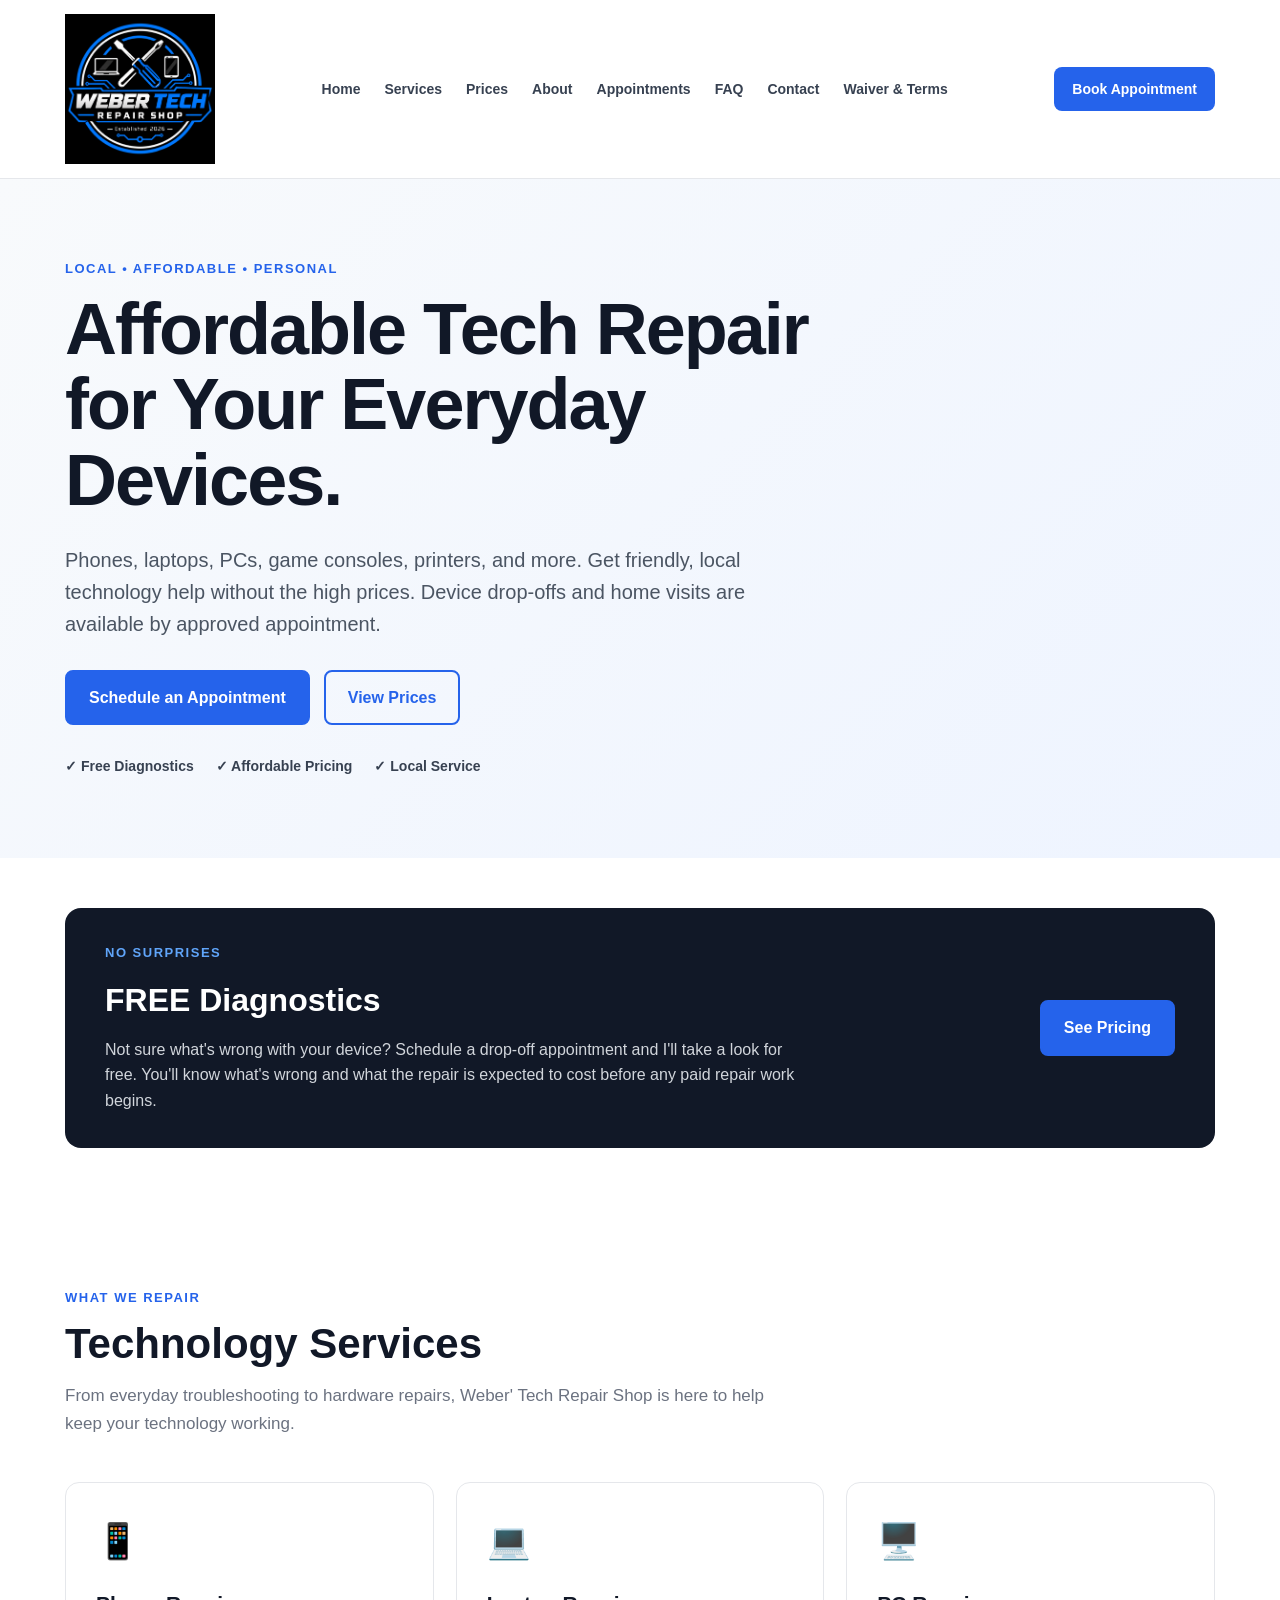
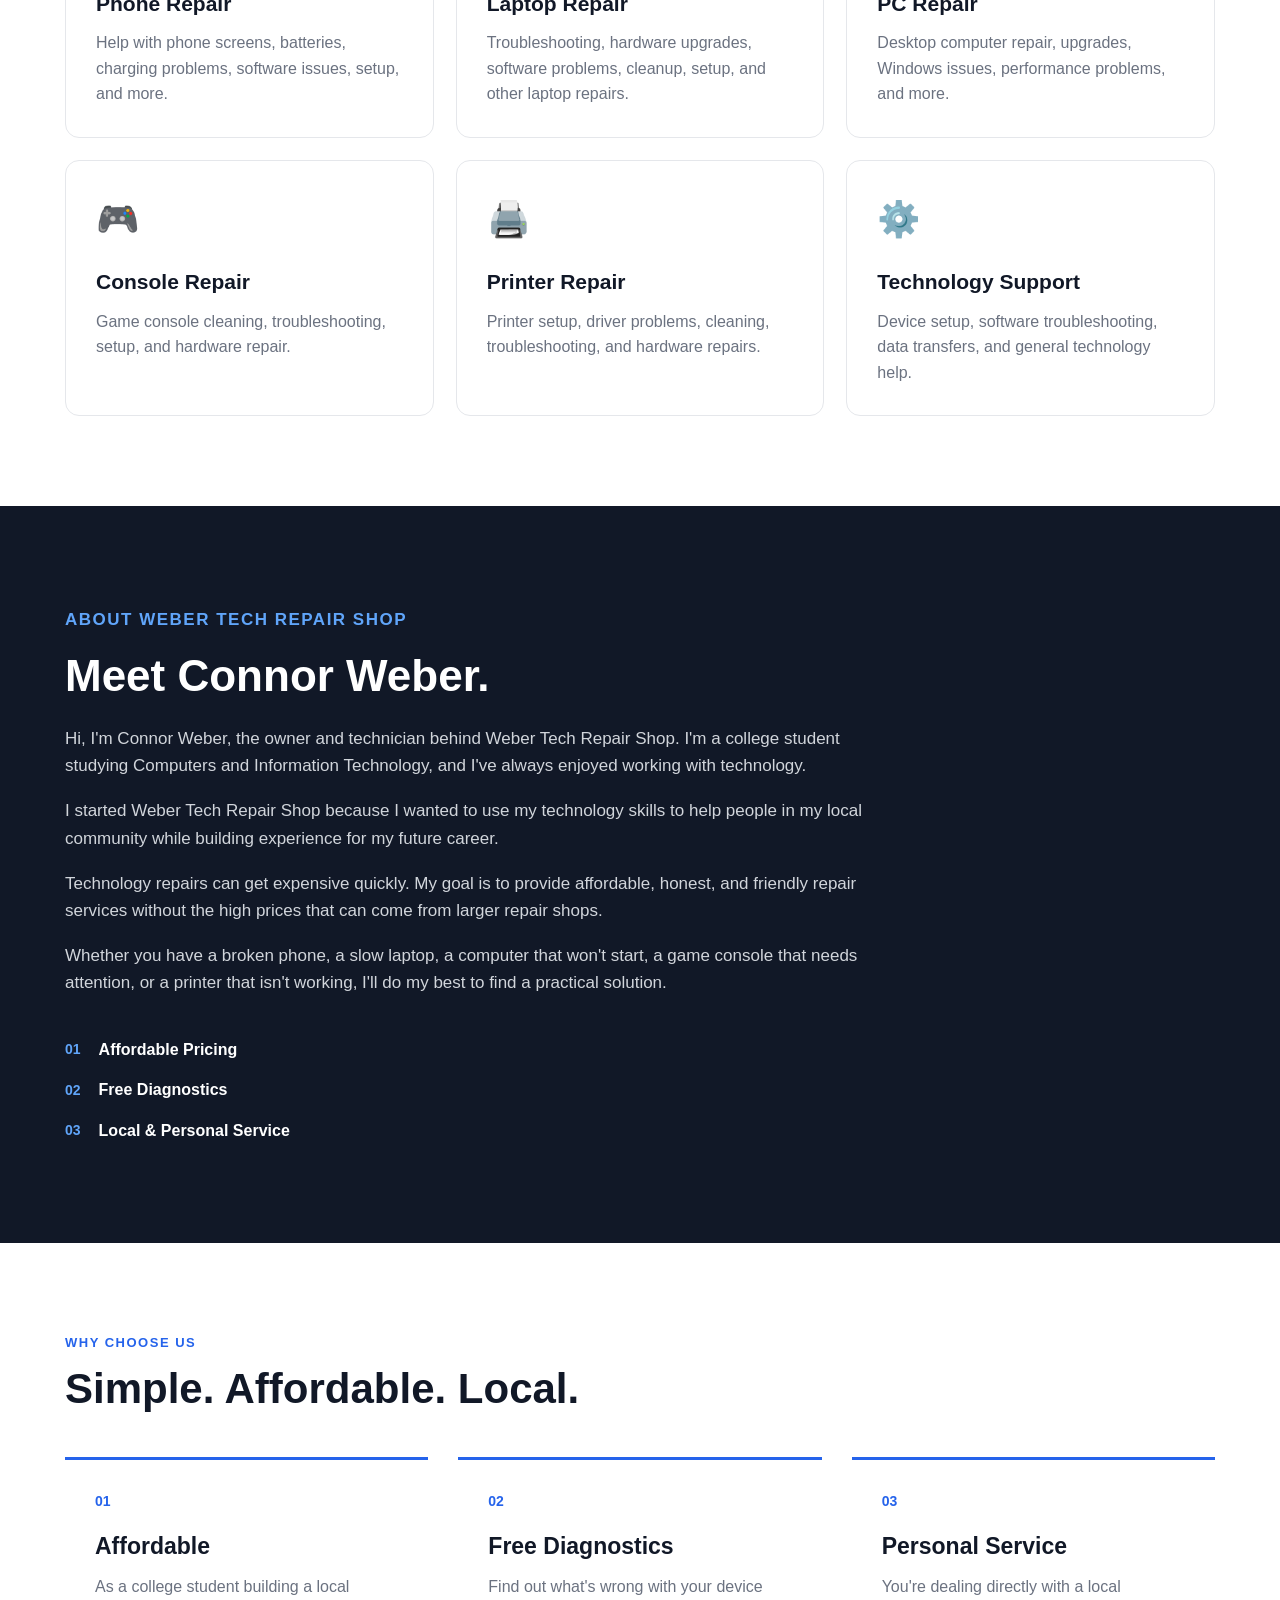
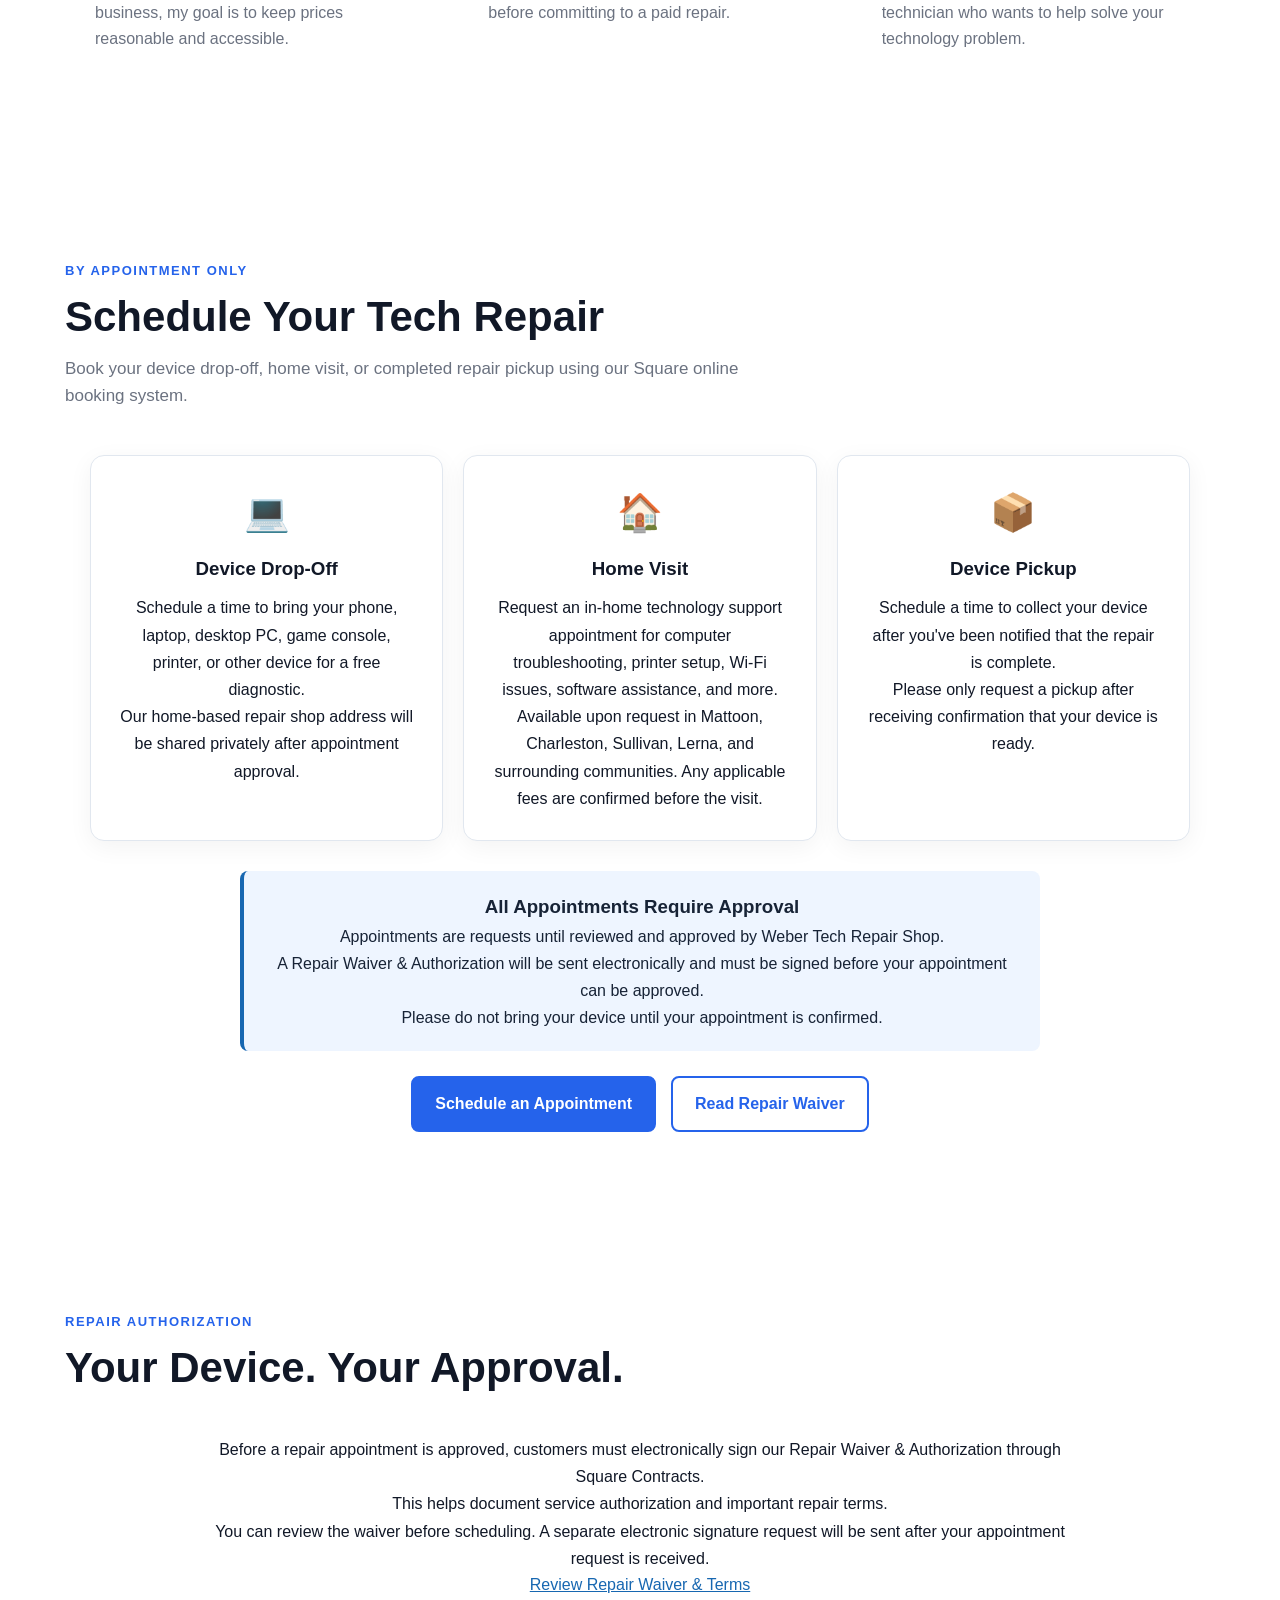
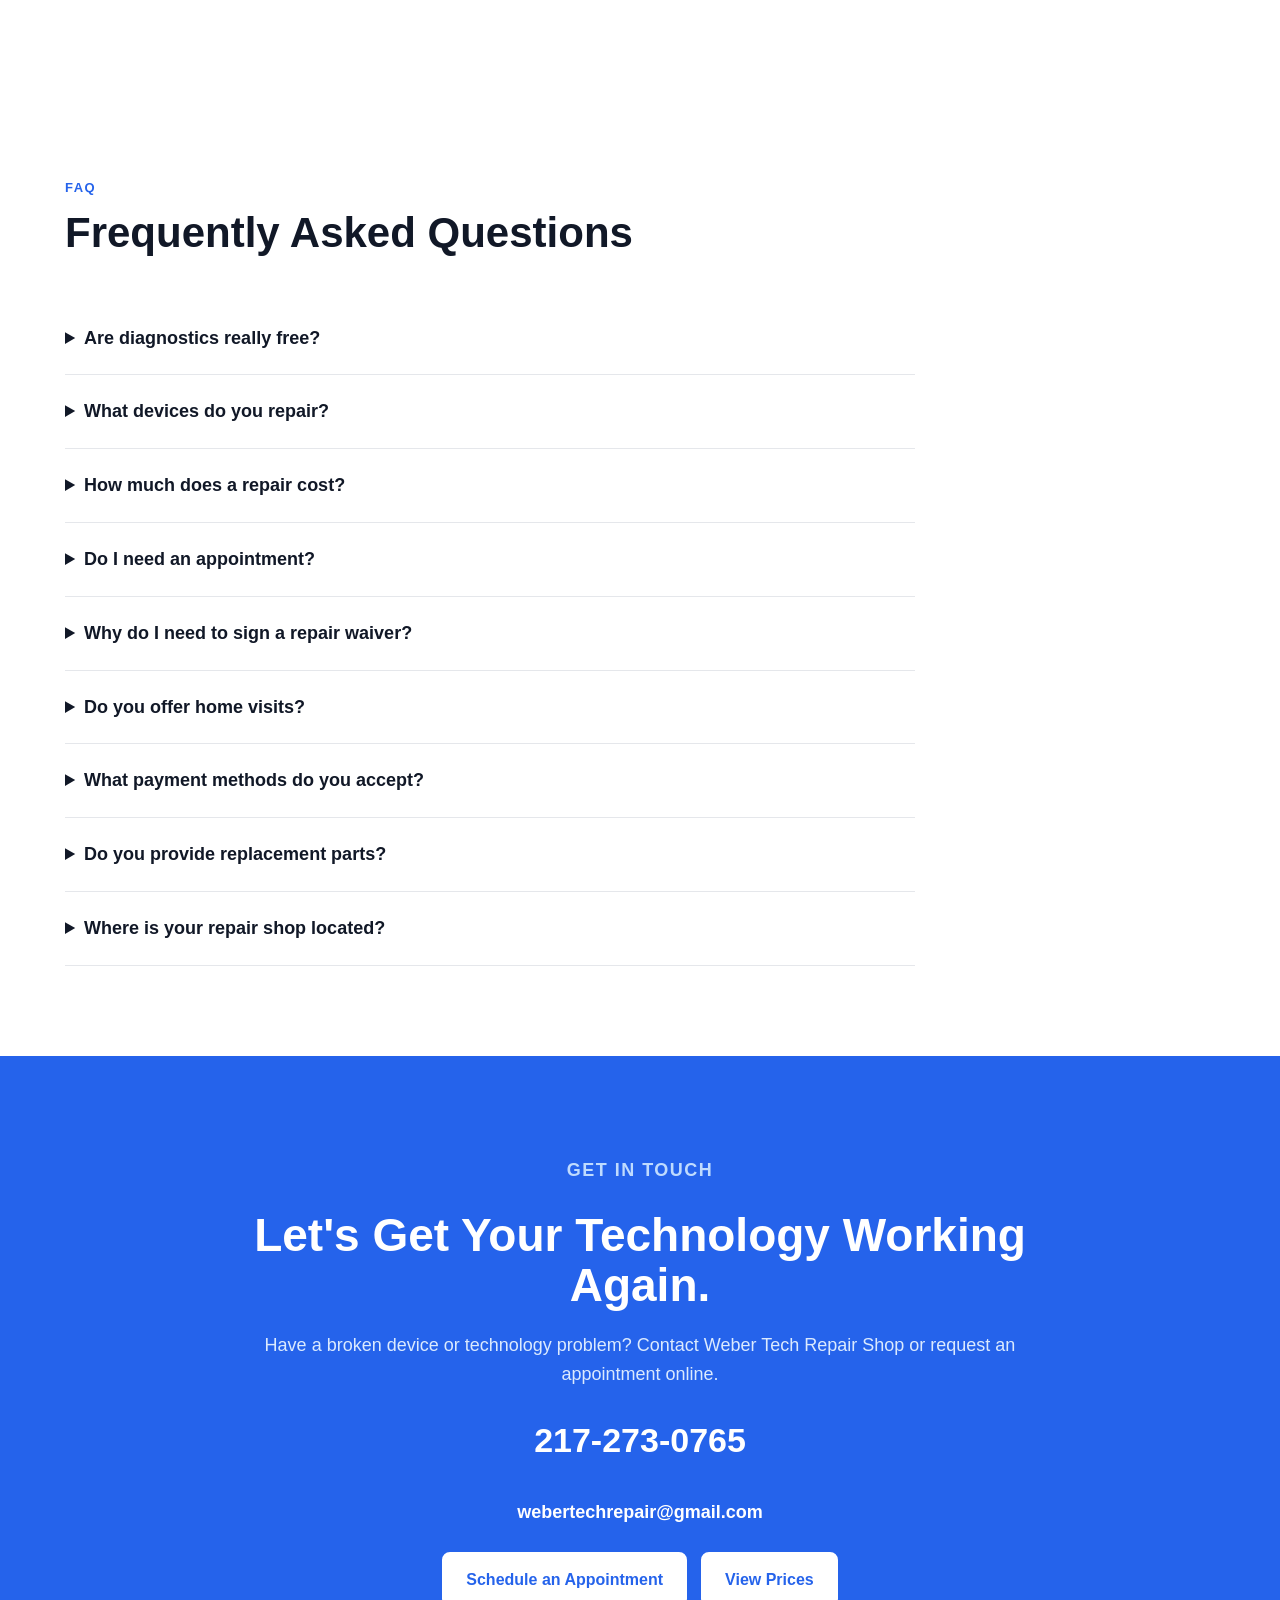
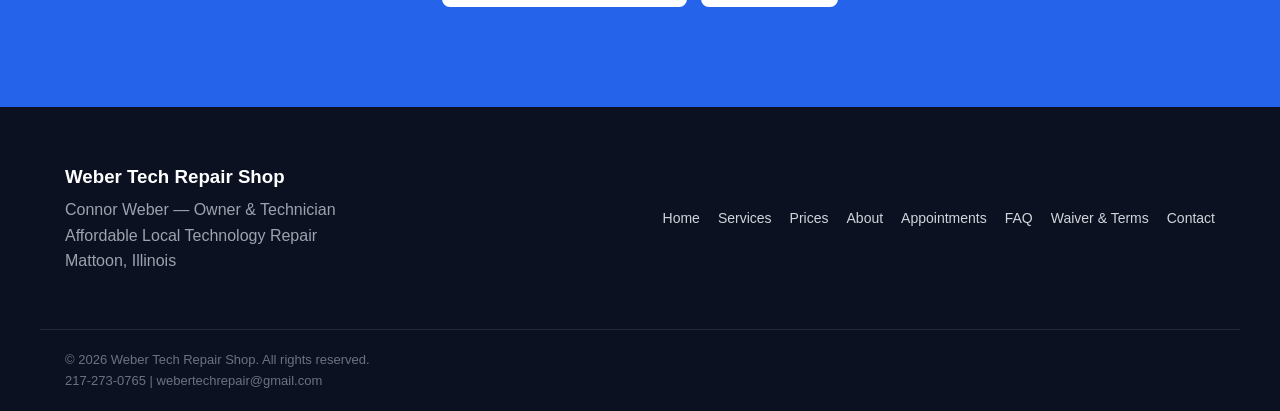
<file: index.html>
<!DOCTYPE html>
<html lang="en">
<head>
  <meta charset="UTF-8">
  <meta name="viewport" content="width=device-width, initial-scale=1.0">

  <meta name="description"
        content="Weber Tech Repair Shop offers affordable phone, laptop, PC, console, and printer repairs in Mattoon, Illinois. Free diagnostics and convenient appointments.">

  <title>Weber Tech Repair Shop | Mattoon, IL</title>

  <link rel="stylesheet" href="style.css">

  <style>
    html {
      scroll-behavior: smooth;
    }

    .booking-notice {
      background: #eef5ff;
      border-left: 4px solid #1767b1;
      padding: 20px;
      margin: 24px auto;
      border-radius: 8px;
      color: #172336;
      line-height: 1.7;
      max-width: 800px;
    }

    .booking-notice h3 {
      margin-top: 0;
    }

    .booking-actions {
      display: flex;
      justify-content: center;
      flex-wrap: wrap;
      gap: 15px;
      margin-top: 25px;
    }

    .appointment-options {
      display: grid;
      grid-template-columns: repeat(3, minmax(0, 1fr));
      gap: 20px;
      margin: 30px auto;
      max-width: 1100px;
    }

    .appointment-option {
      background: #fff;
      border: 1px solid #e1e7ef;
      border-radius: 14px;
      padding: 28px;
      box-shadow: 0 6px 24px rgba(0, 0, 0, 0.05);
      text-align: center;
    }

    .appointment-option .service-icon {
      font-size: 2.3rem;
      margin-bottom: 12px;
    }

    .appointment-option h3 {
      margin-bottom: 10px;
    }

    .appointment-option p {
      line-height: 1.7;
    }

    .appointment-details {
      max-width: 800px;
      margin: 0 auto;
      text-align: center;
    }

    .appointment-details p {
      line-height: 1.7;
    }

    .waiver-information {
      max-width: 850px;
      margin: 25px auto 0;
      text-align: center;
    }

    .waiver-information p {
      line-height: 1.7;
    }

    .waiver-information a {
      color: #1767b1;
      text-decoration: underline;
    }

    @media (max-width: 850px) {
      .appointment-options {
        grid-template-columns: 1fr;
      }
    }
  </style>
</head>

<body>

<!-- HEADER -->

<header>
  <nav class="navbar">

    <a href="index.html" class="logo">
      <img
        src="logo.png"
        alt="Weber Tech Repair Shop Logo">
    </a>

    <div class="nav-links">
      <a href="index.html">Home</a>
      <a href="#services">Services</a>
      <a href="prices.html">Prices</a>
      <a href="#about">About</a>
      <a href="#appointments">Appointments</a>
      <a href="#faq">FAQ</a>
      <a href="#contact">Contact</a>
      <a href="waiver.html">Waiver &amp; Terms</a>
    </div>

    <a
      href="https://app.squareup.com/appointments/book/hkiio83uwigmk5/L3M8JD759WEPA/start"
      class="nav-button"
      target="_blank"
      rel="noopener noreferrer">
      Book Appointment
    </a>

  </nav>
</header>

<main>

<!-- HERO -->

<section id="home" class="hero">

  <div class="hero-content">

    <div class="hero-text">

      <p class="eyebrow">
        LOCAL • AFFORDABLE • PERSONAL
      </p>

      <h1>
        Affordable Tech Repair for Your
        Everyday Devices.
      </h1>

      <p class="hero-description">
        Phones, laptops, PCs, game consoles,
        printers, and more. Get friendly,
        local technology help without
        the high prices.

        Device drop-offs and home visits
        are available by approved appointment.
      </p>

      <div class="hero-buttons">

        <a
          href="https://app.squareup.com/appointments/book/hkiio83uwigmk5/L3M8JD759WEPA/start"
          class="button"
          target="_blank"
          rel="noopener noreferrer">
          Schedule an Appointment
        </a>

        <a
          href="prices.html"
          class="button button-outline">
          View Prices
        </a>

      </div>

      <div class="hero-trust">
        <span>✓ Free Diagnostics</span>
        <span>✓ Affordable Pricing</span>
        <span>✓ Local Service</span>
      </div>

    </div>

  </div>

</section>


<!-- FREE DIAGNOSTICS -->

<section class="free-diagnostic">

  <div>

    <p class="eyebrow">
      NO SURPRISES
    </p>

    <h2>FREE Diagnostics</h2>

    <p>
      Not sure what's wrong with your device?
      Schedule a drop-off appointment and
      I'll take a look for free.

      You'll know what's wrong and what the
      repair is expected to cost before
      any paid repair work begins.
    </p>

  </div>

  <a href="prices.html" class="button">
    See Pricing
  </a>

</section>


<!-- SERVICES -->

<section id="services" class="section">

  <div class="section-heading">

    <p class="eyebrow">
      WHAT WE REPAIR
    </p>

    <h2>Technology Services</h2>

    <p>
      From everyday troubleshooting to hardware
      repairs, Weber' Tech Repair Shop is here
      to help keep your technology working.
    </p>

  </div>

  <div class="services-grid">

    <div class="service-card">
      <div class="service-icon">📱</div>
      <h3>Phone Repair</h3>
      <p>
        Help with phone screens, batteries,
        charging problems, software issues,
        setup, and more.
      </p>
    </div>

    <div class="service-card">
      <div class="service-icon">💻</div>
      <h3>Laptop Repair</h3>
      <p>
        Troubleshooting, hardware upgrades,
        software problems, cleanup, setup,
        and other laptop repairs.
      </p>
    </div>

    <div class="service-card">
      <div class="service-icon">🖥️</div>
      <h3>PC Repair</h3>
      <p>
        Desktop computer repair, upgrades,
        Windows issues, performance problems,
        and more.
      </p>
    </div>

    <div class="service-card">
      <div class="service-icon">🎮</div>
      <h3>Console Repair</h3>
      <p>
        Game console cleaning, troubleshooting,
        setup, and hardware repair.
      </p>
    </div>

    <div class="service-card">
      <div class="service-icon">🖨️</div>
      <h3>Printer Repair</h3>
      <p>
        Printer setup, driver problems,
        cleaning, troubleshooting,
        and hardware repairs.
      </p>
    </div>

    <div class="service-card">
      <div class="service-icon">⚙️</div>
      <h3>Technology Support</h3>
      <p>
        Device setup, software troubleshooting,
        data transfers, and general technology help.
      </p>
    </div>

  </div>

</section>


<!-- ABOUT -->

<section id="about" class="about-section">

  <div class="about-container">

    <div class="about-content">

      <p class="eyebrow">
        ABOUT WEBER TECH REPAIR SHOP
      </p>

      <h2>Meet Connor Weber.</h2>

      <p>
        Hi, I'm Connor Weber, the owner and
        technician behind Weber Tech Repair Shop.

        I'm a college student studying Computers
        and Information Technology, and I've
        always enjoyed working with technology.
      </p>

      <p>
        I started Weber Tech Repair Shop because
        I wanted to use my technology skills to
        help people in my local community while
        building experience for my future career.
      </p>

      <p>
        Technology repairs can get expensive quickly.
        My goal is to provide affordable, honest,
        and friendly repair services without the
        high prices that can come from larger
        repair shops.
      </p>

      <p>
        Whether you have a broken phone,
        a slow laptop, a computer that won't
        start, a game console that needs attention,
        or a printer that isn't working,
        I'll do my best to find a practical solution.
      </p>

      <div class="about-points">

        <div>
          <strong>01</strong>
          <span>Affordable Pricing</span>
        </div>

        <div>
          <strong>02</strong>
          <span>Free Diagnostics</span>
        </div>

        <div>
          <strong>03</strong>
          <span>Local &amp; Personal Service</span>
        </div>

      </div>

    </div>

  </div>

</section>


<!-- WHY CHOOSE US -->

<section class="section">

  <div class="section-heading">

    <p class="eyebrow">
      WHY CHOOSE US
    </p>

    <h2>Simple. Affordable. Local.</h2>

  </div>

  <div class="features-grid">

    <div class="feature">

      <div class="feature-number">01</div>

      <h3>Affordable</h3>

      <p>
        As a college student building a local
        business, my goal is to keep prices
        reasonable and accessible.
      </p>

    </div>

    <div class="feature">

      <div class="feature-number">02</div>

      <h3>Free Diagnostics</h3>

      <p>
        Find out what's wrong with your device
        before committing to a paid repair.
      </p>

    </div>

    <div class="feature">

      <div class="feature-number">03</div>

      <h3>Personal Service</h3>

      <p>
        You're dealing directly with a local
        technician who wants to help solve
        your technology problem.
      </p>

    </div>

  </div>

</section>


<!-- APPOINTMENTS -->

<section id="appointments" class="section">

  <div class="section-heading">

    <p class="eyebrow">
      BY APPOINTMENT ONLY
    </p>

    <h2>Schedule Your Tech Repair</h2>

    <p>
      Book your device drop-off, home visit,
      or completed repair pickup using
      our Square online booking system.
    </p>

  </div>

  <div class="appointment-options">

    <div class="appointment-option">

      <div class="service-icon">💻</div>

      <h3>Device Drop-Off</h3>

      <p>
        Schedule a time to bring your phone,
        laptop, desktop PC, game console,
        printer, or other device for a
        free diagnostic.
      </p>

      <p>
        Our home-based repair shop address
        will be shared privately after
        appointment approval.
      </p>

    </div>

    <div class="appointment-option">

      <div class="service-icon">🏠</div>

      <h3>Home Visit</h3>

      <p>
        Request an in-home technology support
        appointment for computer troubleshooting,
        printer setup, Wi-Fi issues,
        software assistance, and more.
      </p>

      <p>
        Available upon request in Mattoon,
        Charleston, Sullivan, Lerna,
        and surrounding communities.
        Any applicable fees are confirmed
        before the visit.
      </p>

    </div>

    <div class="appointment-option">

      <div class="service-icon">📦</div>

      <h3>Device Pickup</h3>

      <p>
        Schedule a time to collect your device
        after you've been notified that
        the repair is complete.
      </p>

      <p>
        Please only request a pickup after
        receiving confirmation that your
        device is ready.
      </p>

    </div>

  </div>

  <div class="appointment-details">

    <div class="booking-notice">

      <h3>All Appointments Require Approval</h3>

      <p>
        Appointments are requests until reviewed
        and approved by Weber Tech Repair Shop.
      </p>

      <p>
        A Repair Waiver &amp; Authorization
        will be sent electronically and
        must be signed before your appointment
        can be approved.
      </p>

      <p>
        Please do not bring your device
        until your appointment is confirmed.
      </p>

    </div>

    <div class="booking-actions">

      <a
        href="https://app.squareup.com/appointments/book/hkiio83uwigmk5/L3M8JD759WEPA/start"
        class="button"
        target="_blank"
        rel="noopener noreferrer">
        Schedule an Appointment
      </a>

      <a
        href="waiver.html"
        class="button button-outline">
        Read Repair Waiver
      </a>

    </div>

  </div>

</section>


<!-- WAIVER INFORMATION -->

<section class="section">

  <div class="section-heading">

    <p class="eyebrow">
      REPAIR AUTHORIZATION
    </p>

    <h2>Your Device. Your Approval.</h2>

  </div>

  <div class="waiver-information">

    <p>
      Before a repair appointment is approved,
      customers must electronically sign our
      Repair Waiver &amp; Authorization through
      Square Contracts.
    </p>

    <p>
      This helps document service authorization
      and important repair terms.
    </p>

    <p>
      You can review the waiver before scheduling.
      A separate electronic signature request
      will be sent after your appointment request
      is received.
    </p>

    <a href="waiver.html">
      Review Repair Waiver &amp; Terms
    </a>

  </div>

</section>


<!-- FAQ -->

<section id="faq" class="section">

  <div class="section-heading">

    <p class="eyebrow">FAQ</p>

    <h2>Frequently Asked Questions</h2>

  </div>

  <div class="faq-container">

    <details>
      <summary>
        Are diagnostics really free?
      </summary>

      <p>
        Yes. Diagnostics are free. I'll inspect
        your device and explain what needs
        to be done before you decide whether
        to move forward with a paid repair.
      </p>
    </details>

    <details>
      <summary>
        What devices do you repair?
      </summary>

      <p>
        I work with phones, laptops,
        desktop PCs, game consoles,
        printers, tablets, and other
        everyday technology.
      </p>
    </details>

    <details>
      <summary>
        How much does a repair cost?
      </summary>

      <p>
        Prices depend on the device,
        problem, and parts required.
        Check the Prices page for
        starting prices.

        You'll receive an estimate
        before paid repair work begins.
      </p>
    </details>

    <details>
      <summary>
        Do I need an appointment?
      </summary>

      <p>
        Yes. Device drop-offs, pickups,
        and home visits are by approved
        appointment only.

        You can request an appointment
        through our Square booking page.
      </p>
    </details>

    <details>
      <summary>
        Why do I need to sign a repair waiver?
      </summary>

      <p>
        The waiver documents your authorization
        for repair services and explains
        important repair terms and risks.

        You'll receive a separate electronic
        waiver through Square Contracts
        before your appointment is approved.
      </p>
    </details>

    <details>
      <summary>
        Do you offer home visits?
      </summary>

      <p>
        Yes. Home visits are available
        upon request in Mattoon and
        surrounding communities.

        Availability and applicable
        fees will be confirmed before
        the appointment.
      </p>
    </details>

    <details>
      <summary>
        What payment methods do you accept?
      </summary>

      <p>
        Cash is accepted. Secure online
        invoice payments may also be
        available by arrangement.

        Payment details are provided
        before any paid repair work begins.
      </p>
    </details>

    <details>
      <summary>
        Do you provide replacement parts?
      </summary>

      <p>
        Parts can be ordered when needed.
        Parts are generally charged
        separately from repair labor.
      </p>
    </details>

    <details>
      <summary>
        Where is your repair shop located?
      </summary>

      <p>
        Weber Tech Repair Shop is a
        home-based business in Mattoon,
        Illinois.

        The exact drop-off address is
        provided privately after your
        appointment is approved.
      </p>
    </details>

  </div>

</section>


<!-- CONTACT -->

<section id="contact" class="contact-section">

  <div class="contact-content">

    <p class="eyebrow">
      GET IN TOUCH
    </p>

    <h2>
      Let's Get Your Technology Working Again.
    </h2>

    <p>
      Have a broken device or technology problem?
      Contact Weber Tech Repair Shop or
      request an appointment online.
    </p>

    <a
      href="tel:2172730765"
      class="contact-phone">
      217-273-0765
    </a>

    <p>
      <a
        href="mailto:webertechrepair@gmail.com"
        style="color:white;font-weight:700;">
        webertechrepair@gmail.com
      </a>
    </p>

    <div class="contact-buttons">

      <a
        href="https://app.squareup.com/appointments/book/hkiio83uwigmk5/L3M8JD759WEPA/start"
        class="button"
        target="_blank"
        rel="noopener noreferrer">
        Schedule an Appointment
      </a>

      <a
        href="prices.html"
        class="button button-outline">
        View Prices
      </a>

    </div>

  </div>

</section>

</main>


<!-- FOOTER -->

<footer>

  <div class="footer-content">

    <div>

      <h3>Weber Tech Repair Shop</h3>

      <p>
        Connor Weber — Owner &amp; Technician
      </p>

      <p>
        Affordable Local Technology Repair
      </p>

      <p>
        Mattoon, Illinois
      </p>

    </div>

    <div class="footer-links">

      <a href="index.html">Home</a>
      <a href="#services">Services</a>
      <a href="prices.html">Prices</a>
      <a href="#about">About</a>
      <a href="#appointments">Appointments</a>
      <a href="#faq">FAQ</a>
      <a href="waiver.html">Waiver &amp; Terms</a>
      <a href="#contact">Contact</a>

    </div>

  </div>

  <div class="copyright">

    <p>
      &copy; 2026 Weber Tech Repair Shop.
      All rights reserved.
    </p>

    <p>
      217-273-0765 |
      <a href="mailto:webertechrepair@gmail.com">
        webertechrepair@gmail.com
      </a>
    </p>

  </div>

</footer>

</body>
</html>
</file>
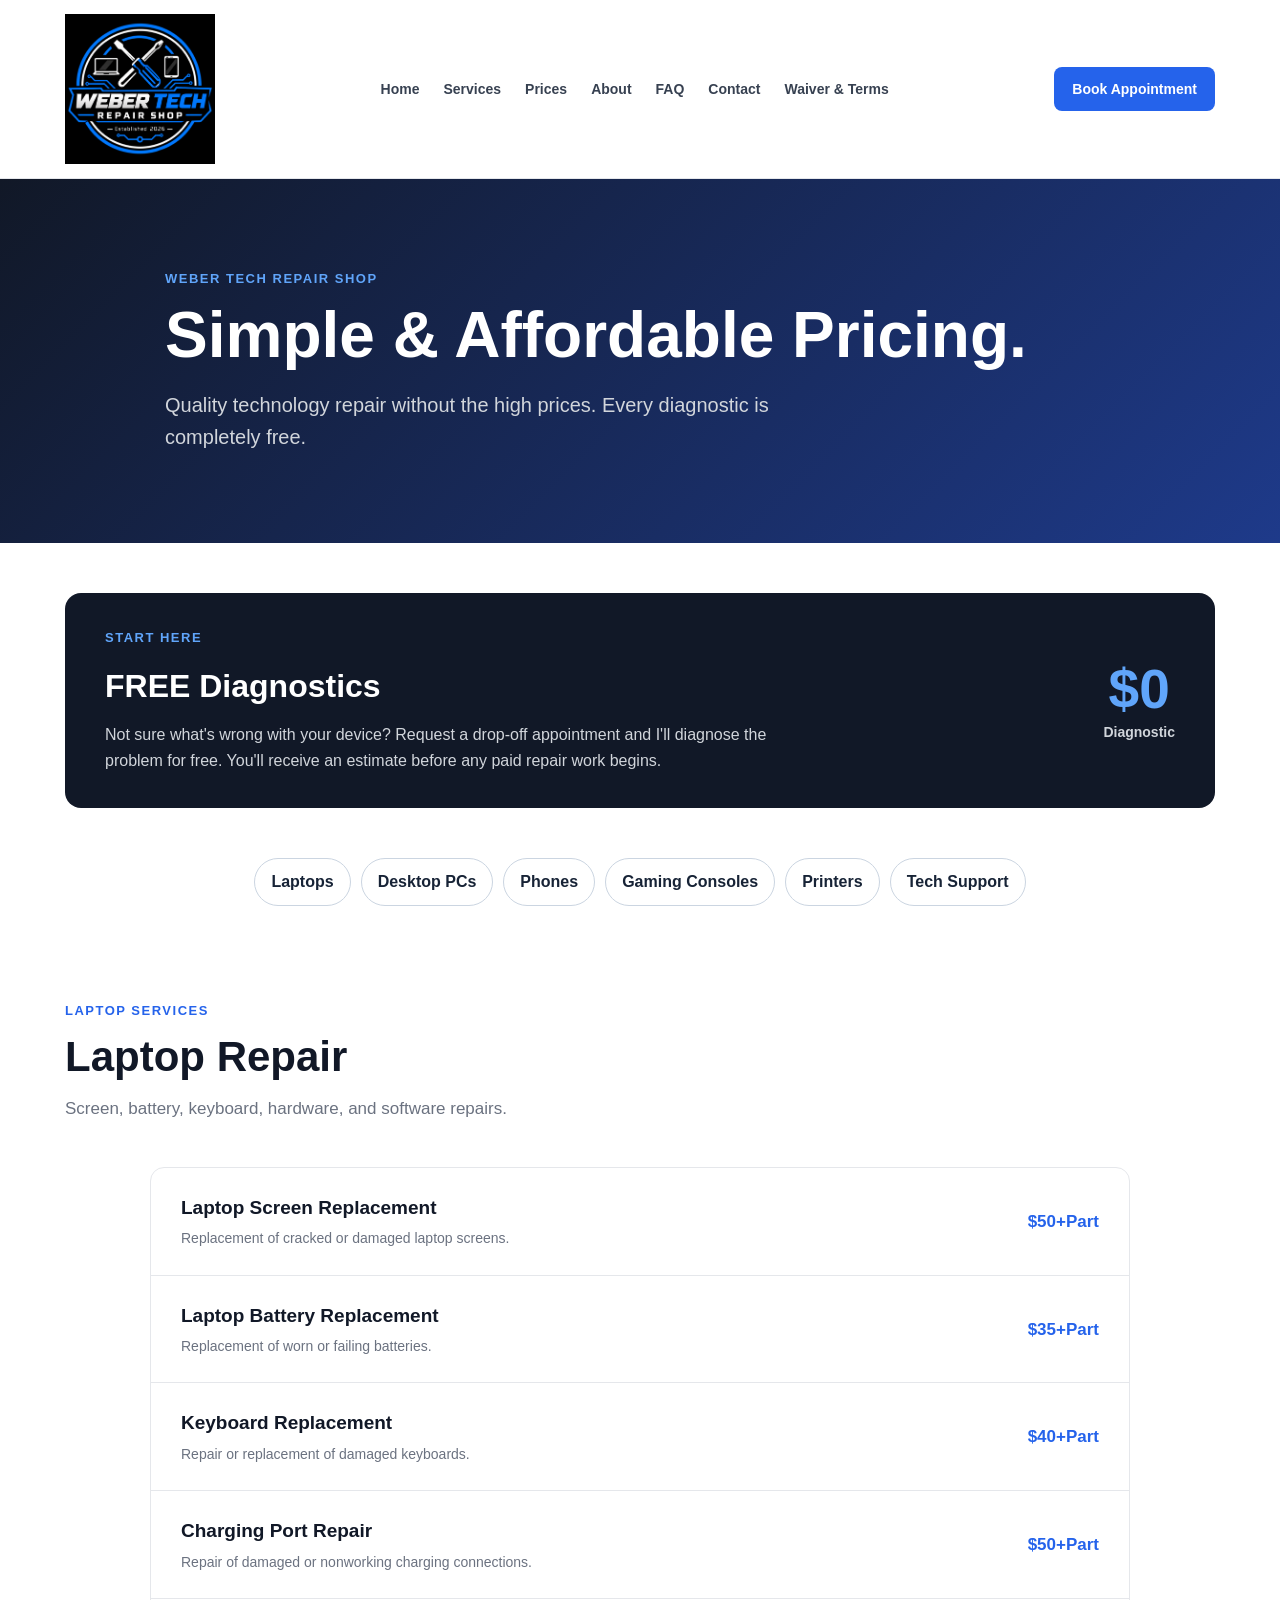
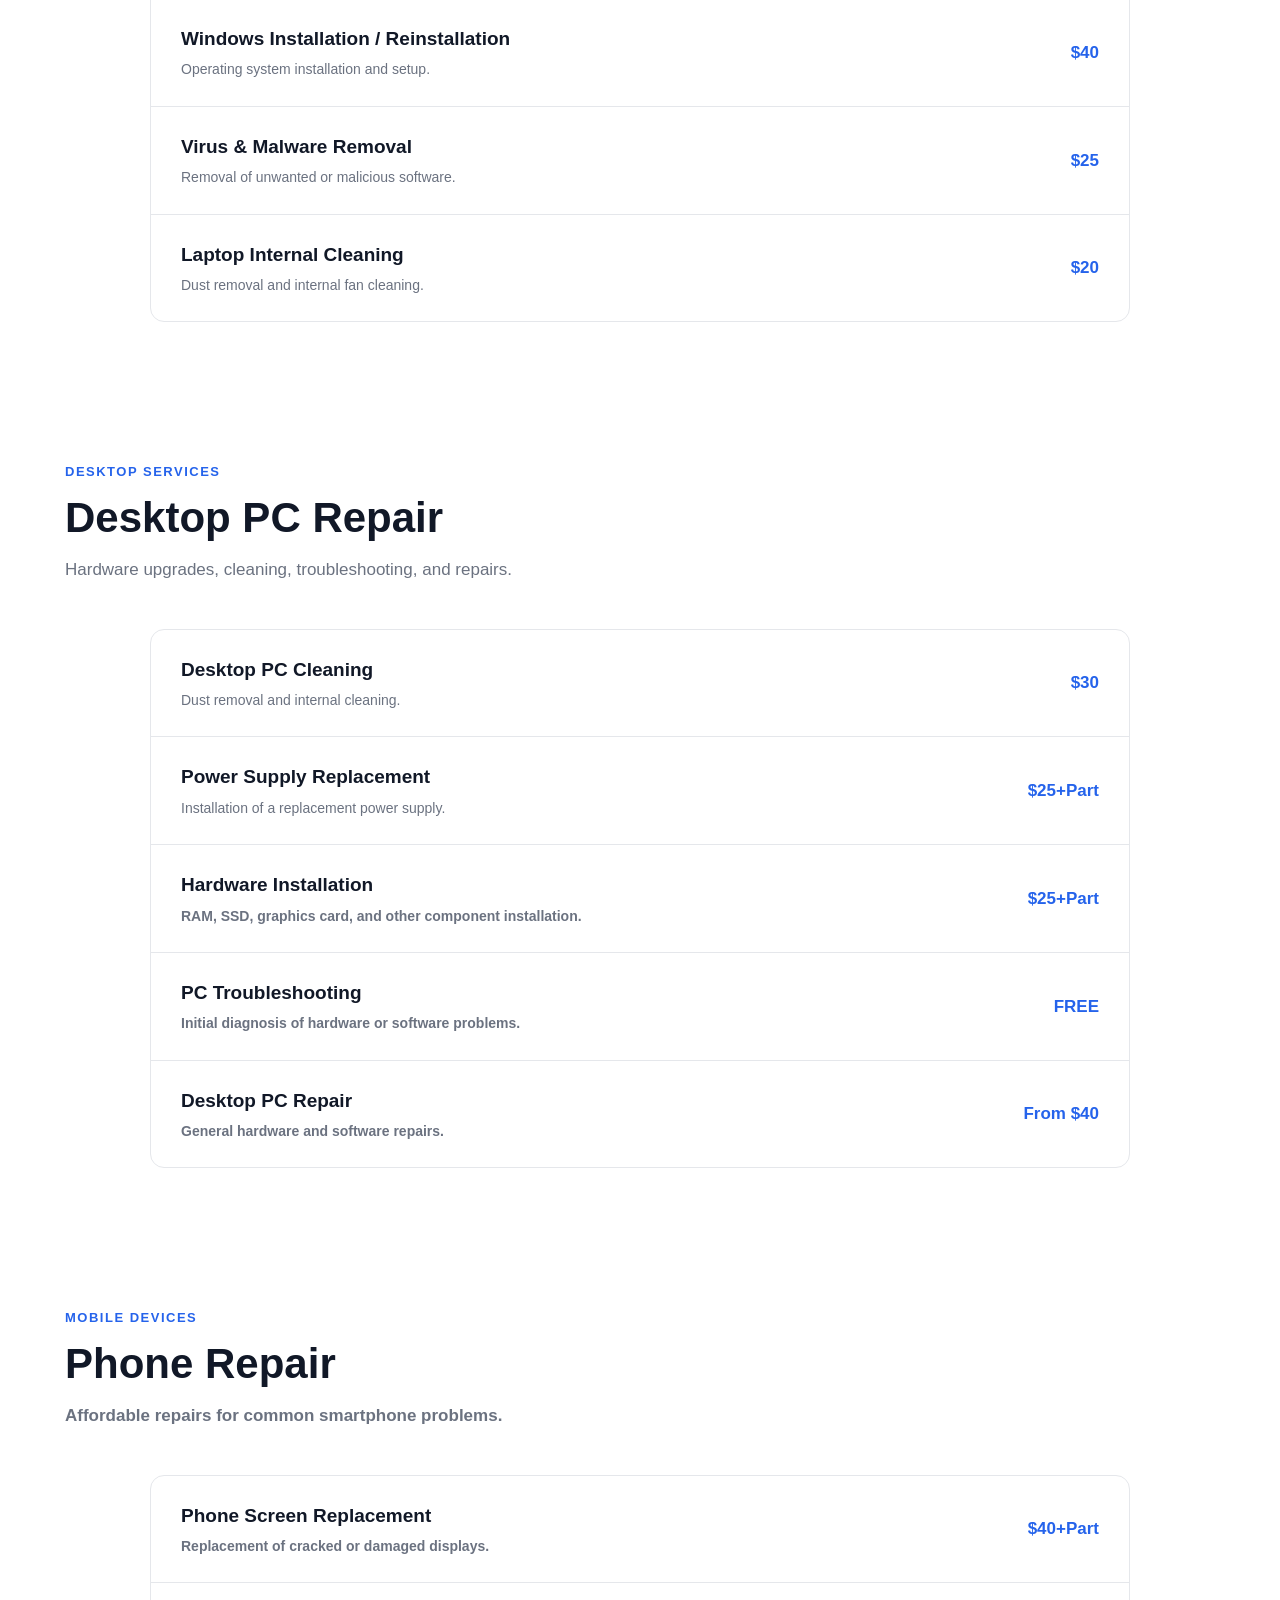
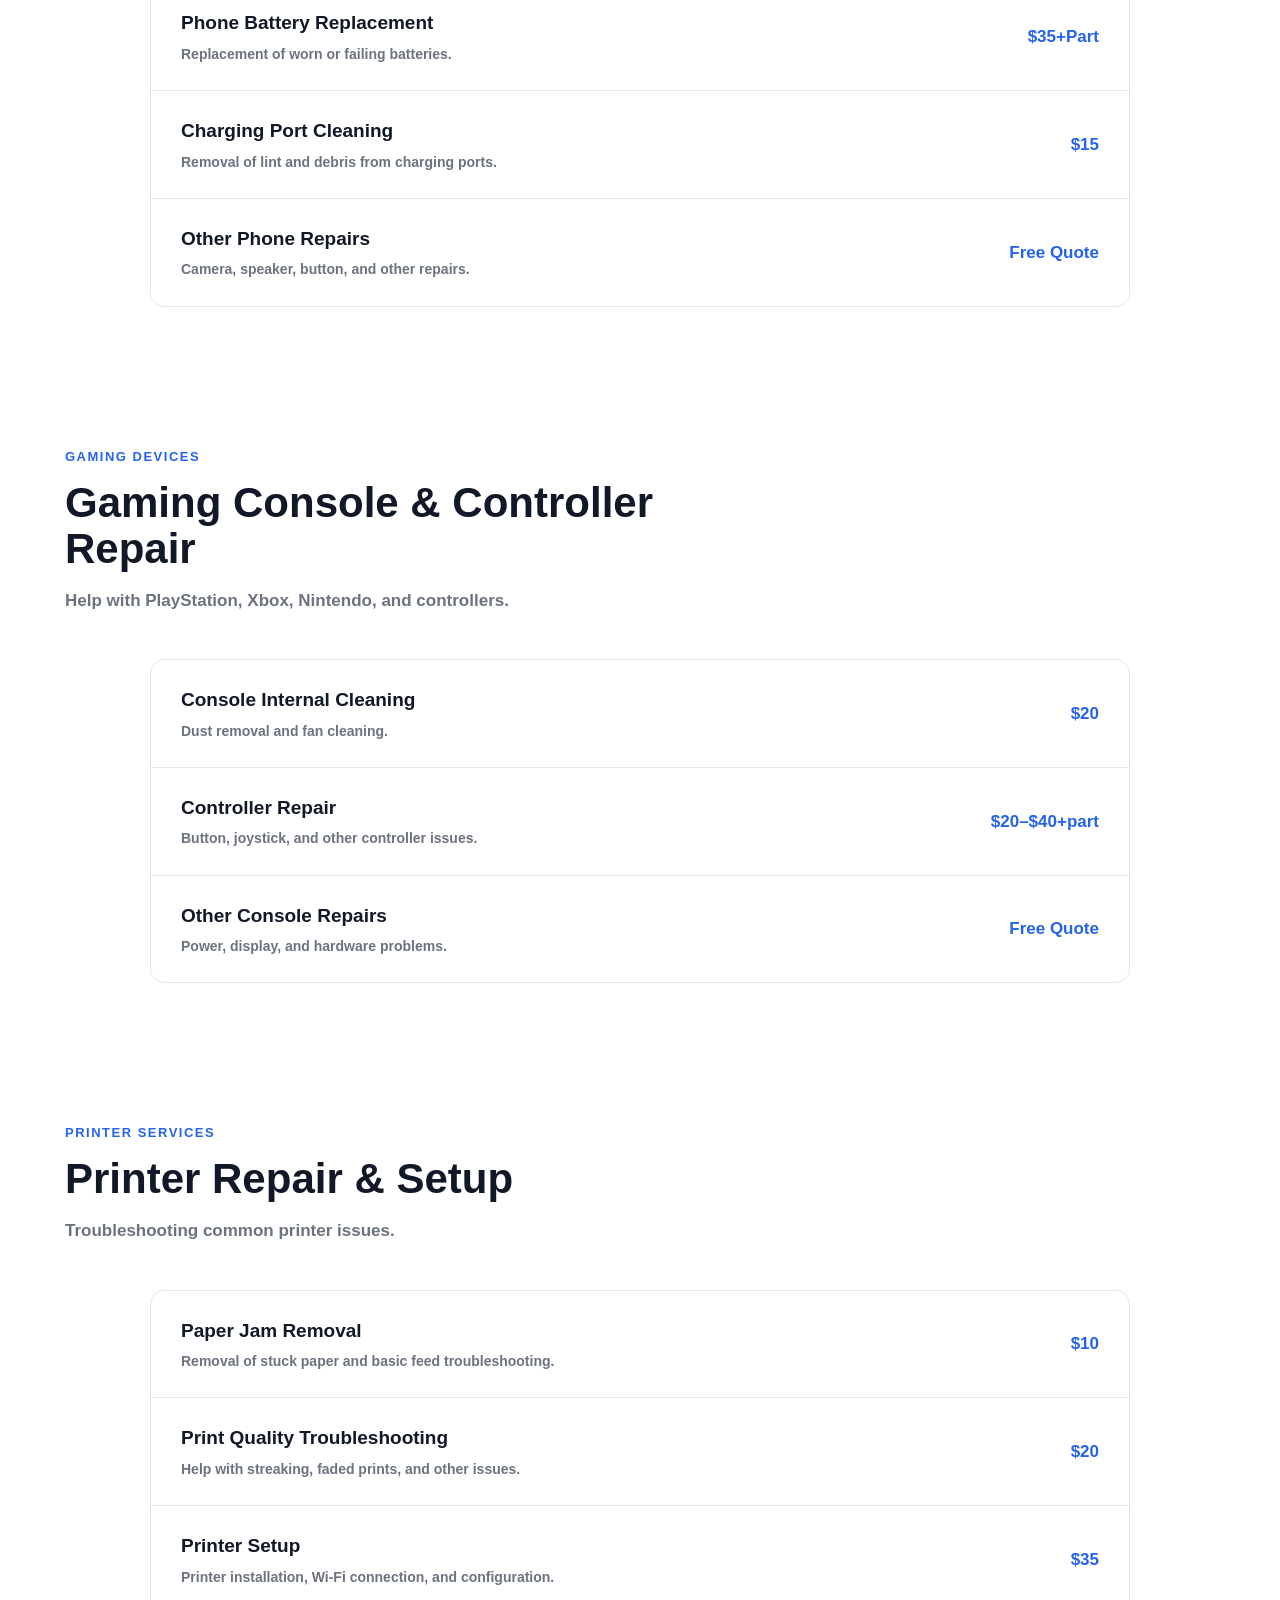
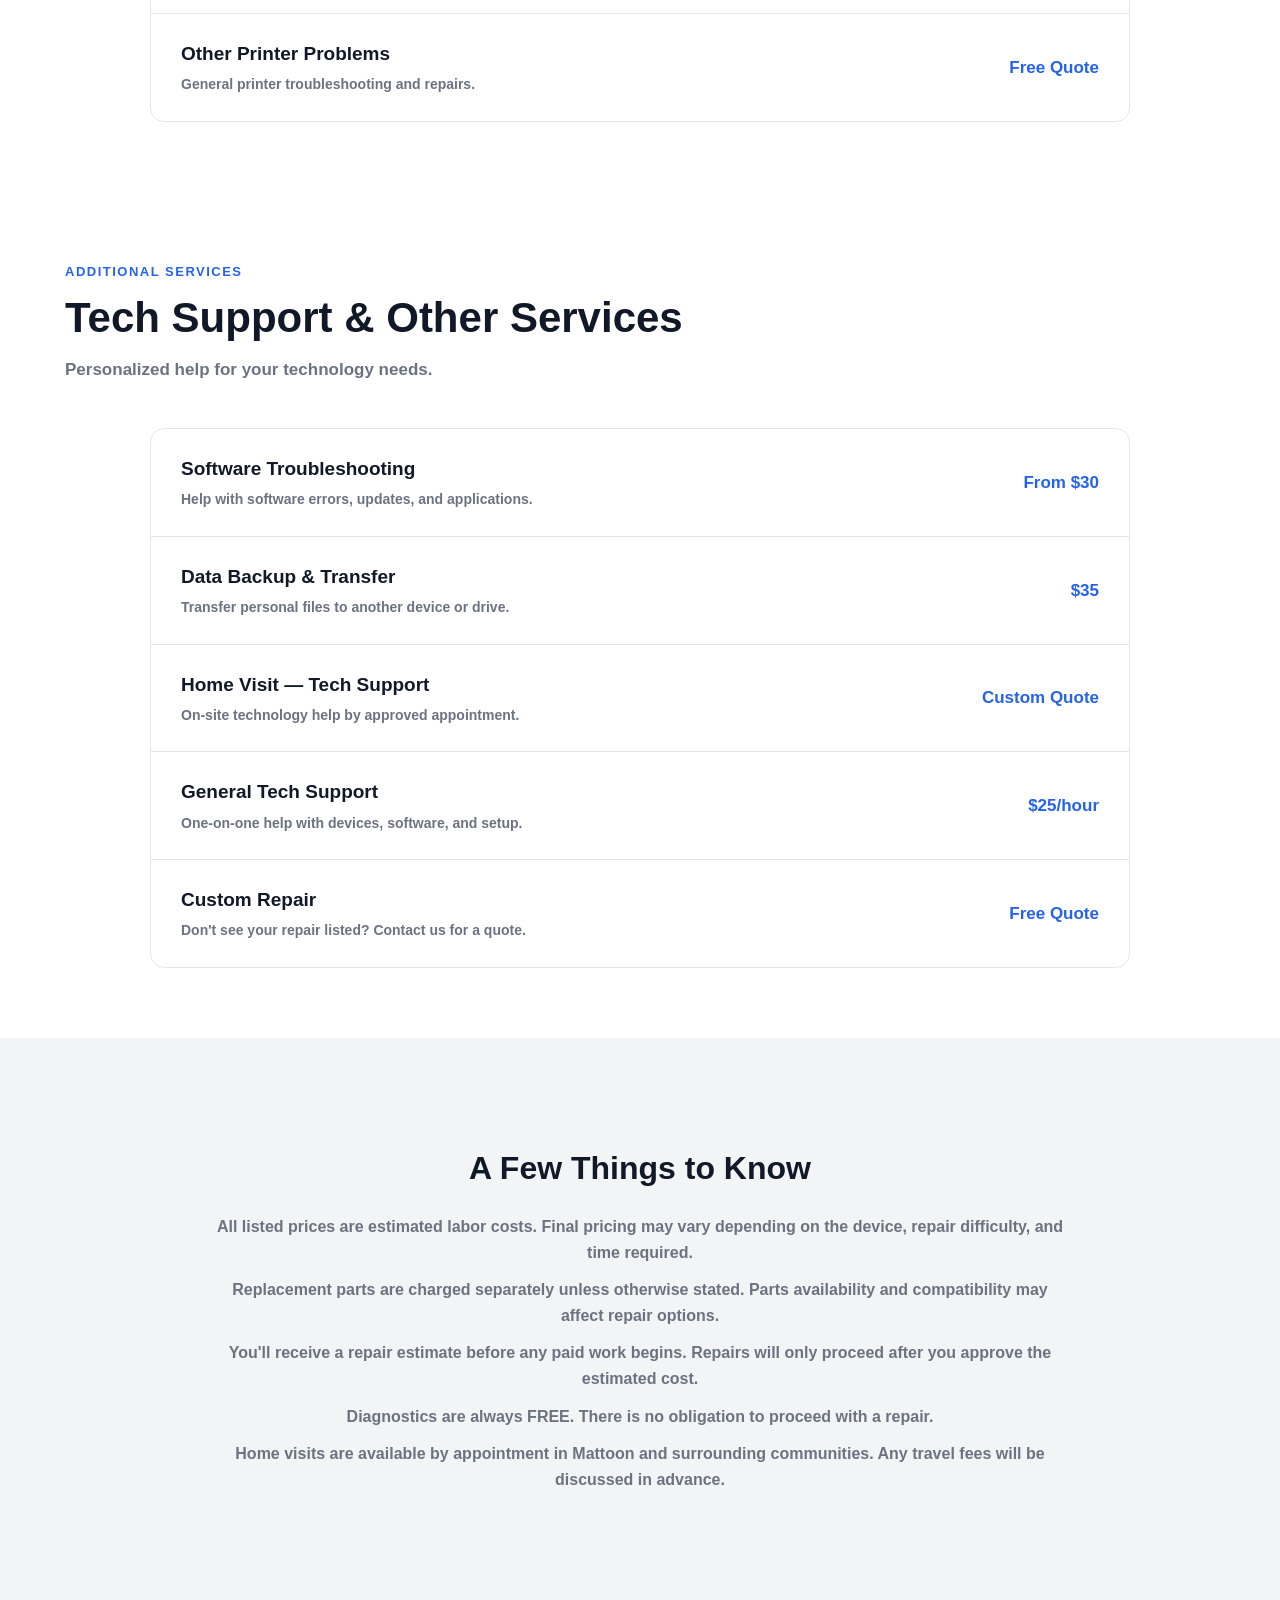
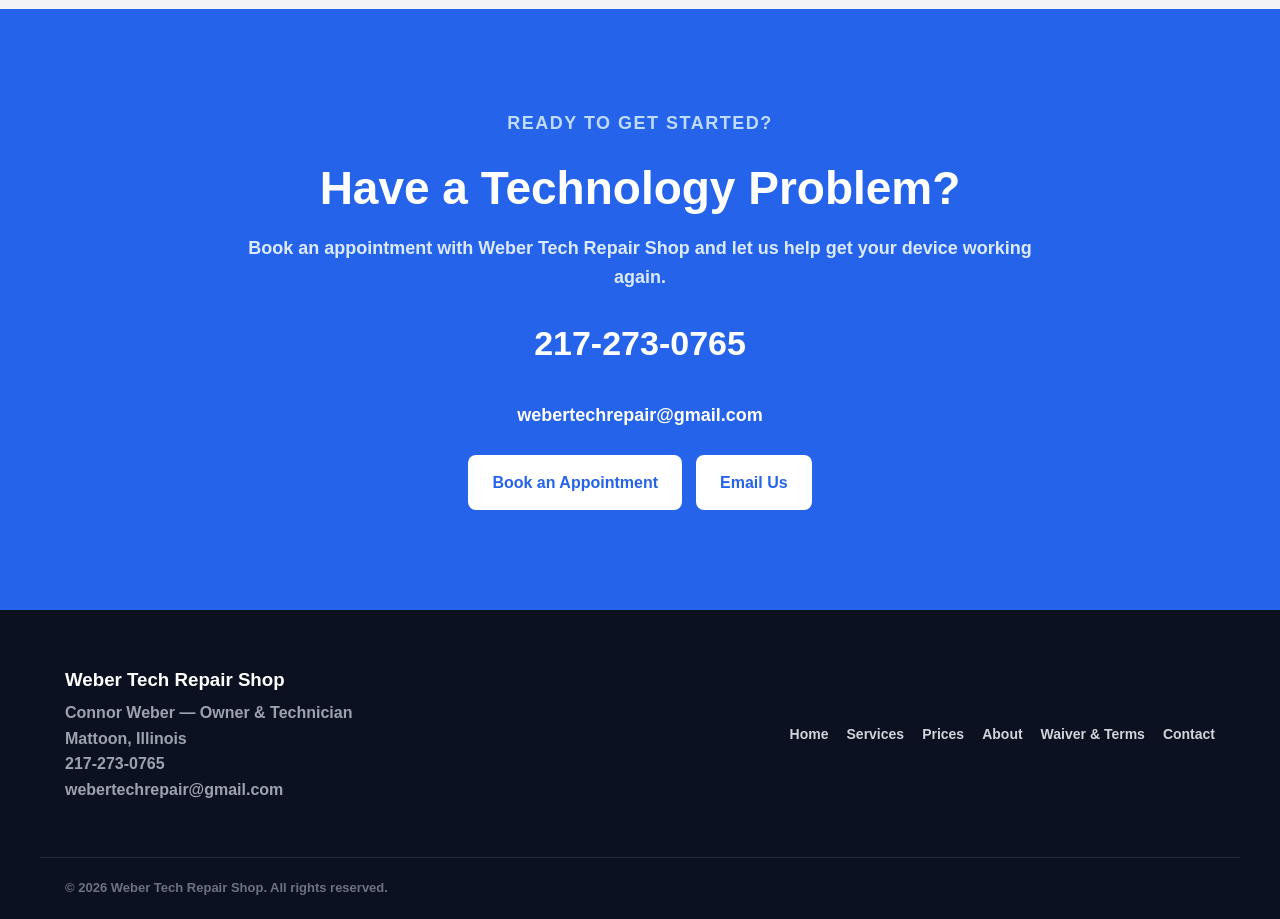
<file: prices.html>
<!DOCTYPE html>
<html lang="en">
<head>
  <meta charset="UTF-8">
  <meta name="viewport" content="width=device-width, initial-scale=1.0">
  <meta name="description" content="Affordable technology repair prices at Weber Tech Repair Shop in Mattoon, Illinois. Free diagnostics for laptops, PCs, phones, consoles, and printers.">
  <title>Prices | Weber Tech Repair Shop</title>
  <link rel="stylesheet" href="style.css">

  <style>
    .price-list {
      max-width: 980px;
      margin: 0 auto;
    }

    .price-row strong {
      white-space: nowrap;
      text-align: right;
    }

    .pricing-section {
      scroll-margin-top: 90px;
    }

    .price-jump {
      display: flex;
      flex-wrap: wrap;
      gap: 10px;
      justify-content: center;
      max-width: 980px;
      margin: 25px auto;
      padding: 0 20px;
    }

    .price-jump a {
      border: 1px solid #cbd5e1;
      border-radius: 30px;
      padding: 10px 16px;
      background: white;
      color: #172336;
      text-decoration: none;
      font-weight: 600;
    }

    .price-jump a:hover {
      border-color: #2563eb;
      color: #2563eb;
    }

    .pricing-note {
      padding: 35px 22px;
    }

    .pricing-note > div {
      max-width: 900px;
      margin: auto;
    }

    @media (max-width: 560px) {
      .price-row {
        gap: 12px;
      }

      .price-row strong {
        min-width: 90px;
        font-size: 0.95rem;
      }
    }
  </style>
</head>

<body>

<header>
  <nav class="navbar">
    <a href="index.html" class="logo">
      <img src="logo.png" alt="Weber Tech Repair Shop">
    </a>

    <div class="nav-links">
      <a href="index.html">Home</a>
      <a href="index.html#services">Services</a>
      <a href="prices.html">Prices</a>
      <a href="index.html#about">About</a>
      <a href="index.html#faq">FAQ</a>
      <a href="index.html#contact">Contact</a>
      <a href="waiver.html">Waiver &amp; Terms</a>
    </div>

    <a
      href="https://app.squareup.com/appointments/book/hkiio83uwigmk5/L3M8JD759WEPA/start"
      class="nav-button"
      target="_blank"
      rel="noopener noreferrer"
    >
      Book Appointment
    </a>
  </nav>
</header>

<main>

  <!-- PAGE HEADER -->
  <section class="page-hero">
    <div class="page-hero-content">
      <p class="eyebrow">WEBER TECH REPAIR SHOP</p>
      <h1>Simple &amp; Affordable Pricing.</h1>
      <p>
        Quality technology repair without the high prices.
        Every diagnostic is completely free.
      </p>
    </div>
  </section>

  <!-- FREE DIAGNOSTICS -->
  <section class="free-diagnostic pricing-highlight">
    <div>
      <p class="eyebrow">START HERE</p>
      <h2>FREE Diagnostics</h2>
      <p>
        Not sure what's wrong with your device?
        Request a drop-off appointment and I'll diagnose
        the problem for free. You'll receive an estimate
        before any paid repair work begins.
      </p>
    </div>

    <div class="free-price">
      $0
      <span>Diagnostic</span>
    </div>
  </section>

  <!-- QUICK NAVIGATION -->
  <div class="price-jump">
    <a href="#laptops">Laptops</a>
    <a href="#desktops">Desktop PCs</a>
    <a href="#phones">Phones</a>
    <a href="#consoles">Gaming Consoles</a>
    <a href="#printers">Printers</a>
    <a href="#support">Tech Support</a>
  </div>

  <!-- LAPTOP REPAIRS -->
  <section class="section pricing-section" id="laptops">
    <div class="section-heading">
      <p class="eyebrow">LAPTOP SERVICES</p>
      <h2>Laptop Repair</h2>
      <p>
        Screen, battery, keyboard, hardware, and software repairs.
      </p>
    </div>

    <div class="price-list">

      <div class="price-row">
        <div>
          <h3>Laptop Screen Replacement</h3>
          <p>Replacement of cracked or damaged laptop screens.</p>
        </div>
        <strong>$50+Part</strong>
      </div>

      <div class="price-row">
        <div>
          <h3>Laptop Battery Replacement</h3>
          <p>Replacement of worn or failing batteries.</p>
        </div>
        <strong>$35+Part</strong>
      </div>

      <div class="price-row">
        <div>
          <h3>Keyboard Replacement</h3>
          <p>Repair or replacement of damaged keyboards.</p>
        </div>
        <strong>$40+Part</strong>
      </div>

      <div class="price-row">
        <div>
          <h3>Charging Port Repair</h3>
          <p>Repair of damaged or nonworking charging connections.</p>
        </div>
        <strong>$50+Part</strong>
      </div>


      <div class="price-row">
        <div>
          <h3>Windows Installation / Reinstallation</h3>
          <p>Operating system installation and setup.</p>
        </div>
        <strong>$40</strong>
      </div>

      <div class="price-row">
        <div>
          <h3>Virus &amp; Malware Removal</h3>
          <p>Removal of unwanted or malicious software.</p>
        </div>
        <strong>$25</strong>
      </div>

      <div class="price-row">
        <div>
          <h3>Laptop Internal Cleaning</h3>
          <p>Dust removal and internal fan cleaning.</p>
        </div>
        <strong>$20</strong>
      </div>


    

    </div>
  </section>

  <!-- DESKTOP PC REPAIRS -->
  <section class="section pricing-section" id="desktops">
    <div class="section-heading">
      <p class="eyebrow">DESKTOP SERVICES</p>
      <h2>Desktop PC Repair</h2>
      <p>Hardware upgrades, cleaning, troubleshooting, and repairs.</p>
    </div>

    <div class="price-list">

      <div class="price-row">
        <div>
          <h3>Desktop PC Cleaning</h3>
          <p>Dust removal and internal cleaning.</p>
        </div>
        <strong>$30</strong>
      </div>

      <div class="price-row">
        <div>
          <h3>Power Supply Replacement</h3>
          <p>Installation of a replacement power supply.</p>
        </div>
        <strong>$25+Part
      </div>

      <div class="price-row">
        <div>
          <h3>Hardware Installation</h3>
          <p>RAM, SSD, graphics card, and other component installation.</p>
        </div>
        <strong>$25+Part</strong>
      </div>

      <div class="price-row">
        <div>
          <h3>PC Troubleshooting</h3>
          <p>Initial diagnosis of hardware or software problems.</p>
        </div>
        <strong>FREE</strong>
      </div>

      <div class="price-row">
        <div>
          <h3>Desktop PC Repair</h3>
          <p>General hardware and software repairs.</p>
        </div>
        <strong>From $40</strong>
      </div>

    </div>
  </section>

  <!-- PHONE REPAIRS -->
  <section class="section pricing-section" id="phones">
    <div class="section-heading">
      <p class="eyebrow">MOBILE DEVICES</p>
      <h2>Phone Repair</h2>
      <p>Affordable repairs for common smartphone problems.</p>
    </div>

    <div class="price-list">

      <div class="price-row">
        <div>
          <h3>Phone Screen Replacement</h3>
          <p>Replacement of cracked or damaged displays.</p>
        </div>
        <strong>$40+Part</strong>
      </div>

      <div class="price-row">
        <div>
          <h3>Phone Battery Replacement</h3>
          <p>Replacement of worn or failing batteries.</p>
        </div>
        <strong>$35+Part</strong>
      </div>

      <div class="price-row">
        <div>
          <h3>Charging Port Cleaning</h3>
          <p>Removal of lint and debris from charging ports.</p>
        </div>
        <strong>$15</strong>
      </div>

      <div class="price-row">
        <div>
          <h3>Other Phone Repairs</h3>
          <p>Camera, speaker, button, and other repairs.</p>
        </div>
        <strong>Free Quote</strong>
      </div>

    </div>
  </section>

  <!-- GAMING CONSOLES -->
  <section class="section pricing-section" id="consoles">
    <div class="section-heading">
      <p class="eyebrow">GAMING DEVICES</p>
      <h2>Gaming Console &amp; Controller Repair</h2>
      <p>Help with PlayStation, Xbox, Nintendo, and controllers.</p>
    </div>

    <div class="price-list">

      <div class="price-row">
        <div>
          <h3>Console Internal Cleaning</h3>
          <p>Dust removal and fan cleaning.</p>
        </div>
        <strong>$20</strong>
      </div>


      <div class="price-row">
        <div>
          <h3>Controller Repair</h3>
          <p>Button, joystick, and other controller issues.</p>
        </div>
        <strong>$20–$40+part</strong>
      </div>

      <div class="price-row">
        <div>
          <h3>Other Console Repairs</h3>
          <p>Power, display, and hardware problems.</p>
        </div>
        <strong>Free Quote</strong>
      </div>

    </div>
  </section>

  <!-- PRINTER SERVICES -->
  <section class="section pricing-section" id="printers">
    <div class="section-heading">
      <p class="eyebrow">PRINTER SERVICES</p>
      <h2>Printer Repair &amp; Setup</h2>
      <p>Troubleshooting common printer issues.</p>
    </div>

    <div class="price-list">

      <div class="price-row">
        <div>
          <h3>Paper Jam Removal</h3>
          <p>Removal of stuck paper and basic feed troubleshooting.</p>
        </div>
        <strong>$10</strong>
      </div>

      <div class="price-row">
        <div>
          <h3>Print Quality Troubleshooting</h3>
          <p>Help with streaking, faded prints, and other issues.</p>
        </div>
        <strong>$20</strong>
      </div>

      <div class="price-row">
        <div>
          <h3>Printer Setup</h3>
          <p>Printer installation, Wi-Fi connection, and configuration.</p>
        </div>
        <strong>$35</strong>
      </div>

      <div class="price-row">
        <div>
          <h3>Other Printer Problems</h3>
          <p>General printer troubleshooting and repairs.</p>
        </div>
        <strong>Free Quote</strong>
      </div>

    </div>
  </section>

  <!-- ADDITIONAL SERVICES -->
  <section class="section pricing-section" id="support">
    <div class="section-heading">
      <p class="eyebrow">ADDITIONAL SERVICES</p>
      <h2>Tech Support &amp; Other Services</h2>
      <p>Personalized help for your technology needs.</p>
    </div>

    <div class="price-list">

      <div class="price-row">
        <div>
          <h3>Software Troubleshooting</h3>
          <p>Help with software errors, updates, and applications.</p>
        </div>
        <strong>From $30</strong>
      </div>

      <div class="price-row">
        <div>
          <h3>Data Backup &amp; Transfer</h3>
          <p>Transfer personal files to another device or drive.</p>
        </div>
        <strong>$35</strong>
      </div>

      <div class="price-row">
        <div>
          <h3>Home Visit — Tech Support</h3>
          <p>On-site technology help by approved appointment.</p>
        </div>
        <strong>Custom Quote</strong>
      </div>

      <div class="price-row">
        <div>
          <h3>General Tech Support</h3>
          <p>One-on-one help with devices, software, and setup.</p>
        </div>
        <strong>$25/hour</strong>
      </div>

      <div class="price-row">
        <div>
          <h3>Custom Repair</h3>
          <p>Don't see your repair listed? Contact us for a quote.</p>
        </div>
        <strong>Free Quote</strong>
      </div>

    </div>
  </section>

  <!-- IMPORTANT PRICING INFORMATION -->
  <section class="pricing-note">
    <div>
      <h2>A Few Things to Know</h2>

      <p>
        All listed prices are estimated labor costs.
        Final pricing may vary depending on the device,
        repair difficulty, and time required.
      </p>

      <p>
        Replacement parts are charged separately unless
        otherwise stated. Parts availability and compatibility
        may affect repair options.
      </p>

      <p>
        You'll receive a repair estimate before any paid
        work begins. Repairs will only proceed after
        you approve the estimated cost.
      </p>

      <p>
        <strong>Diagnostics are always FREE.</strong>
        There is no obligation to proceed with a repair.
      </p>

      <p>
        Home visits are available by appointment in
        Mattoon and surrounding communities.
        Any travel fees will be discussed in advance.
      </p>
    </div>
  </section>

  <!-- CONTACT AND BOOKING -->
  <section class="contact-section">
    <div class="contact-content">
      <p class="eyebrow">READY TO GET STARTED?</p>

      <h2>Have a Technology Problem?</h2>

      <p>
        Book an appointment with Weber Tech Repair Shop
        and let us help get your device working again.
      </p>

      <a href="tel:2172730765" class="contact-phone">
        217-273-0765
      </a>

      <p>
        <a
          href="mailto:webertechrepair@gmail.com"
          style="color:white;font-weight:700;"
        >
          webertechrepair@gmail.com
        </a>
      </p>

      <div class="contact-buttons">
        <a
          href="https://app.squareup.com/appointments/book/hkiio83uwigmk5/L3M8JD759WEPA/start"
          class="button"
          target="_blank"
          rel="noopener noreferrer"
        >
          Book an Appointment
        </a>

        <a
          href="mailto:webertechrepair@gmail.com"
          class="button button-outline"
        >
          Email Us
        </a>
      </div>
    </div>
  </section>

</main>

<!-- FOOTER -->
<footer>
  <div class="footer-content">
    <div>
      <h3>Weber Tech Repair Shop</h3>
      <p>Connor Weber — Owner &amp; Technician</p>
      <p>Mattoon, Illinois</p>
      <p>217-273-0765</p>
      <p>
        <a href="mailto:webertechrepair@gmail.com">
          webertechrepair@gmail.com
        </a>
      </p>
    </div>

    <div class="footer-links">
      <a href="index.html">Home</a>
      <a href="index.html#services">Services</a>
      <a href="prices.html">Prices</a>
      <a href="index.html#about">About</a>
      <a href="waiver.html">Waiver &amp; Terms</a>
      <a href="index.html#contact">Contact</a>
    </div>
  </div>

  <div class="copyright">
    © 2026 Weber Tech Repair Shop. All rights reserved.
  </div>
</footer>

</body>
</html>
</file>
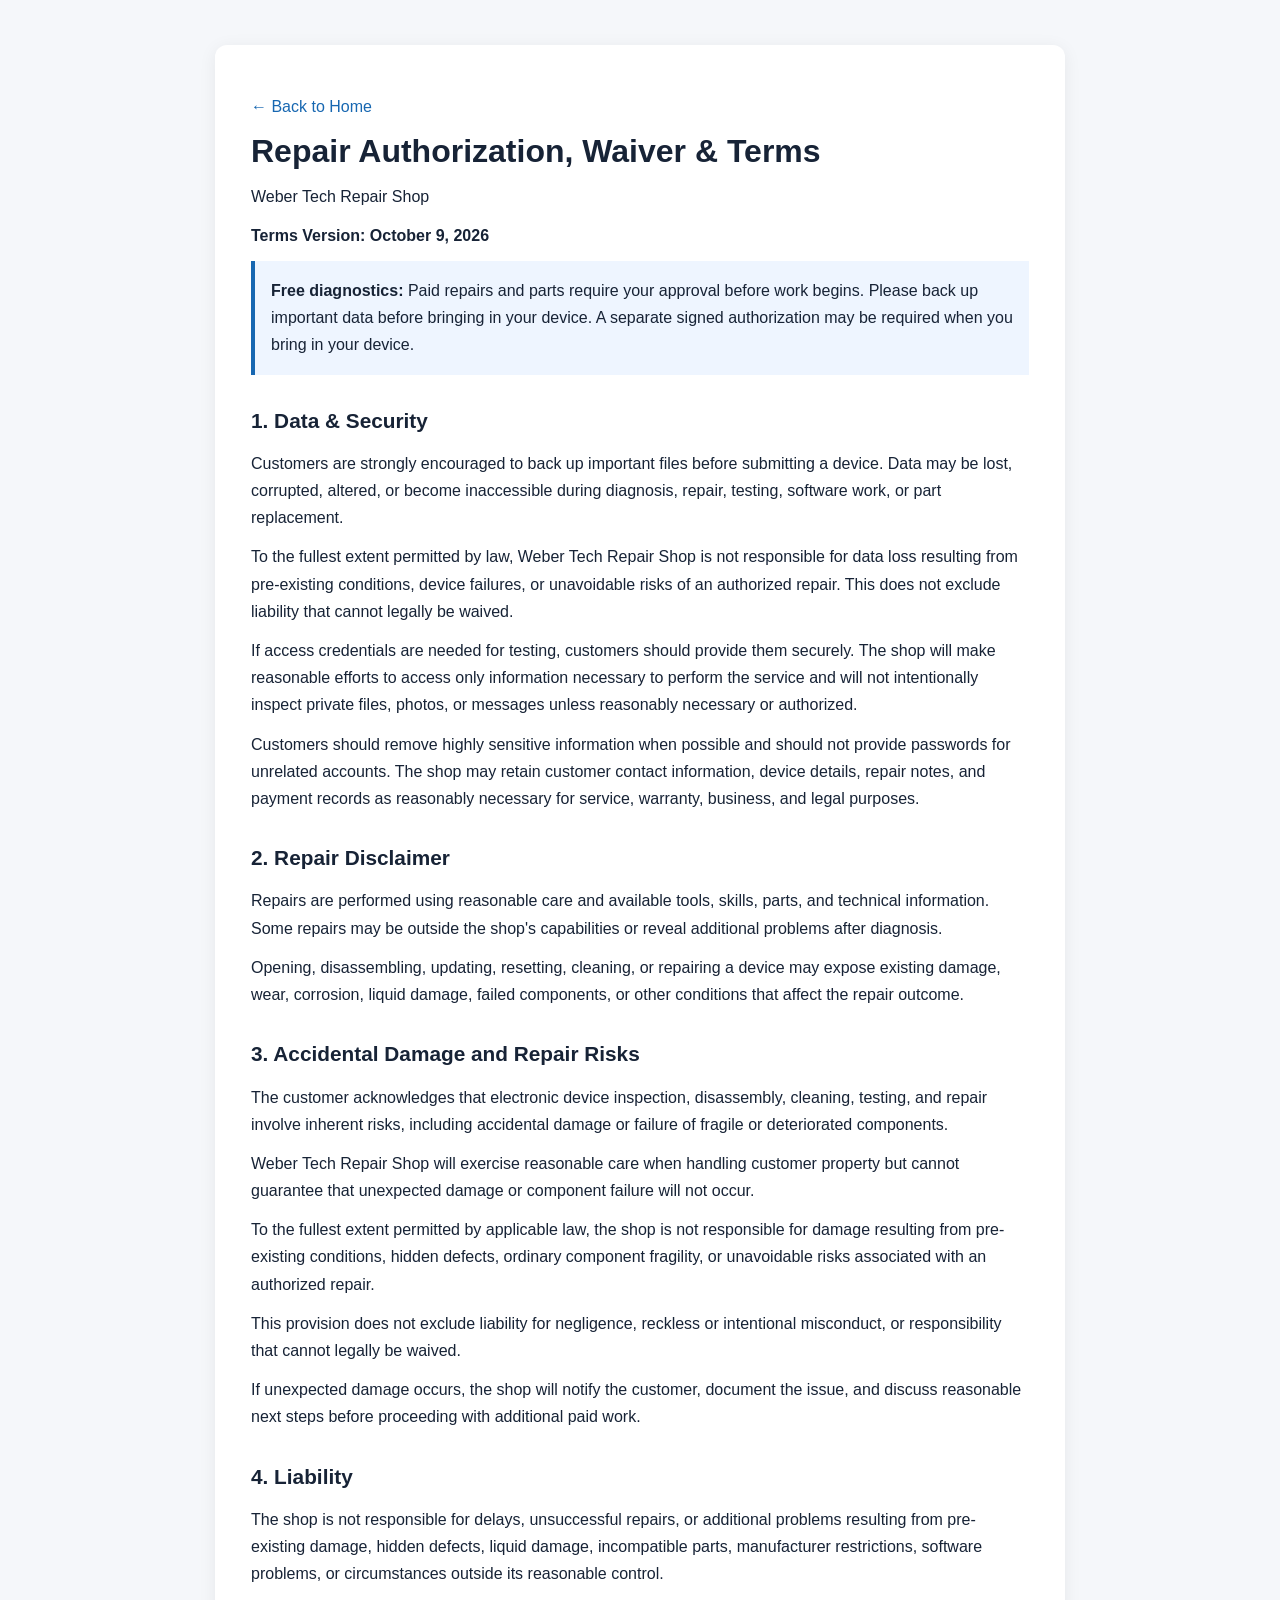
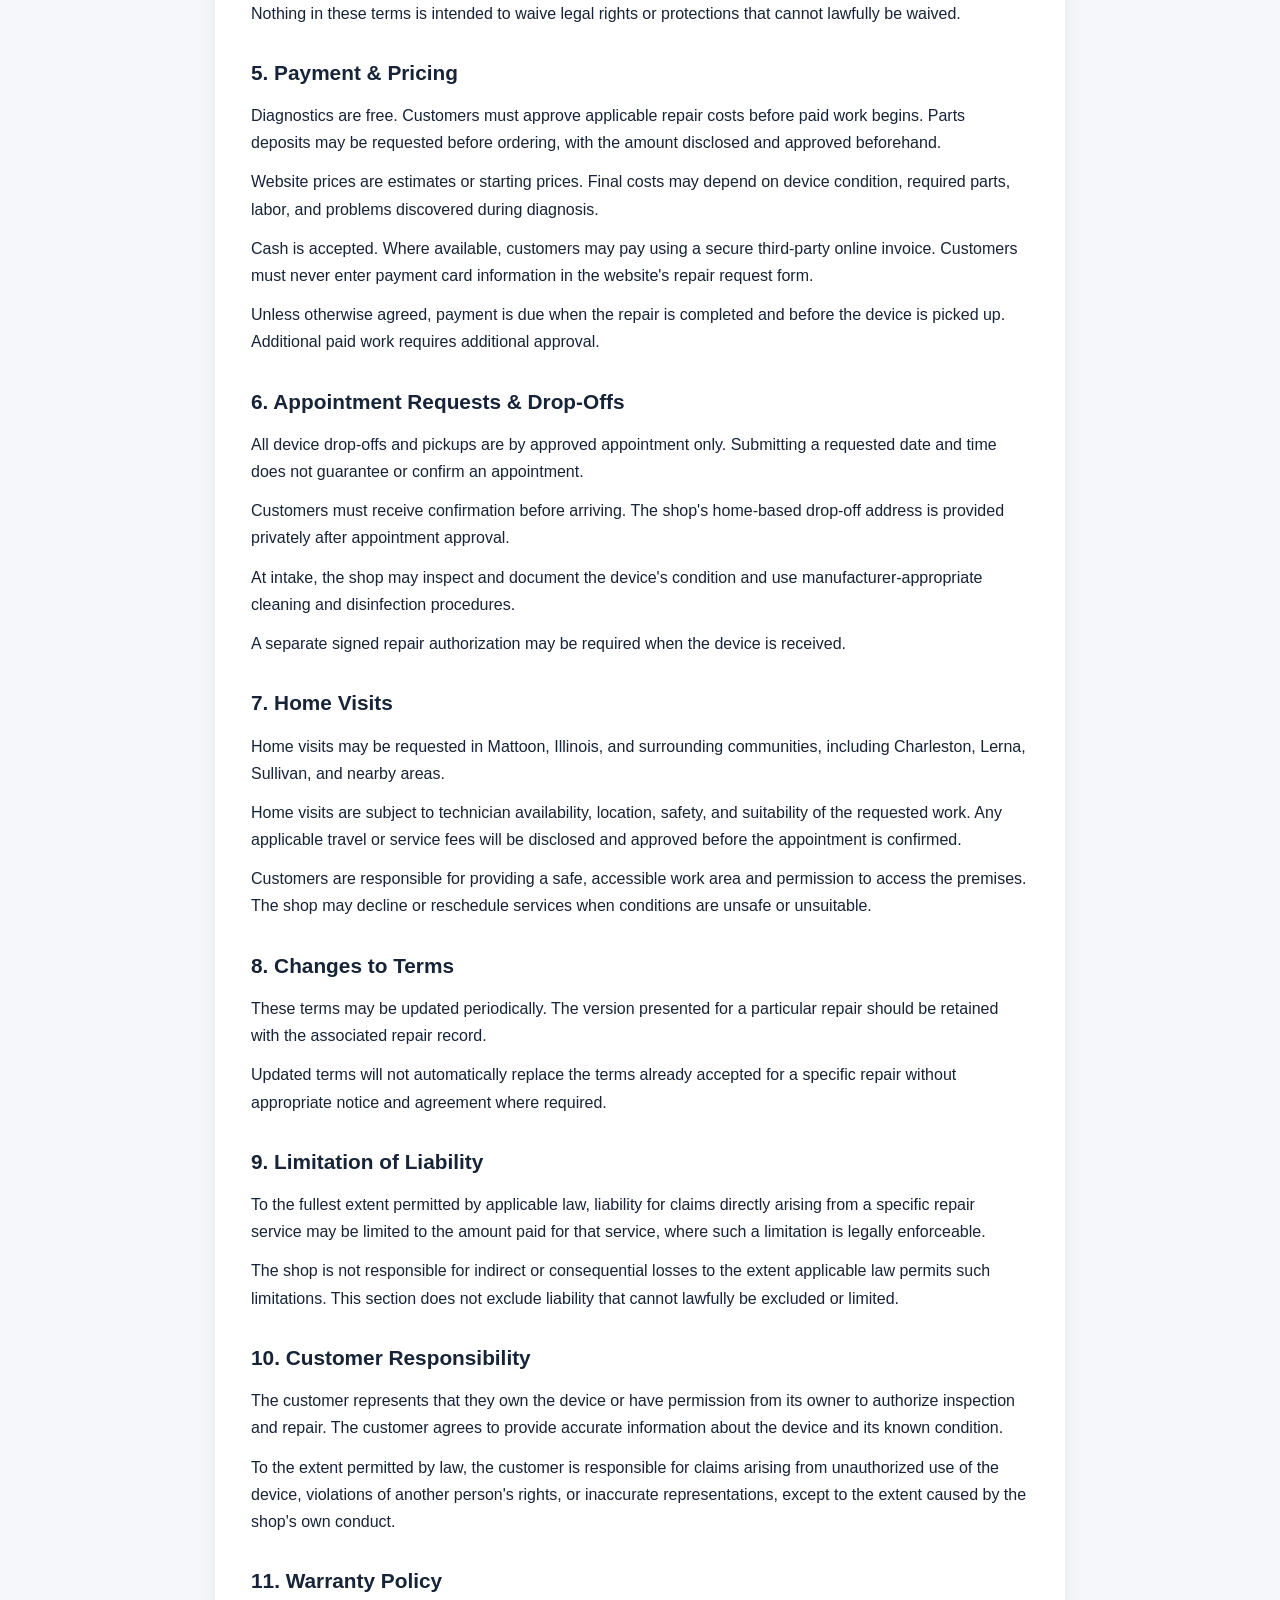
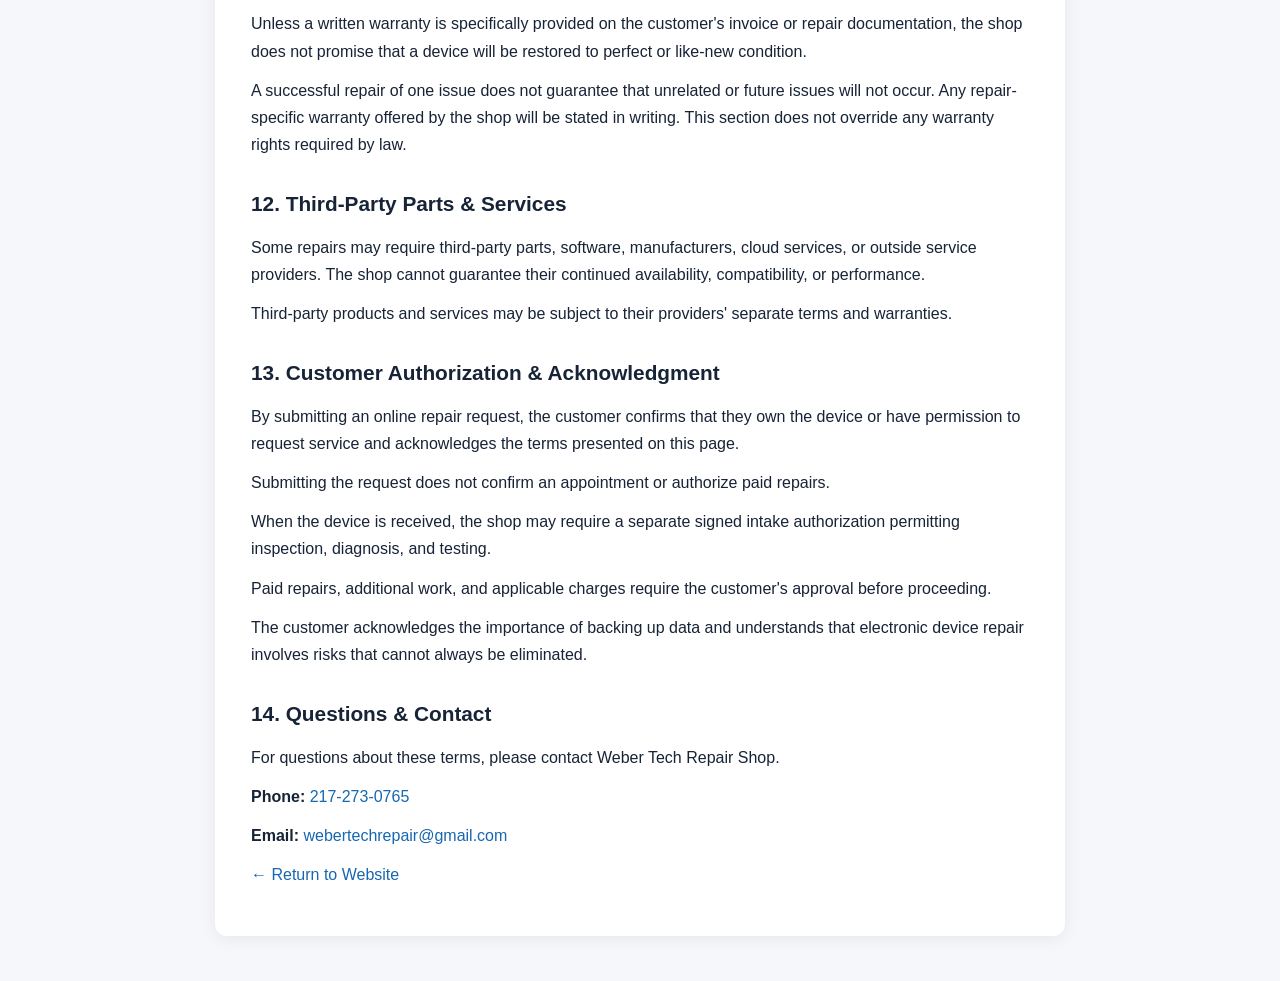
<file: waiver.html>
<!DOCTYPE html>
<html lang="en">
<head>
<meta charset="UTF-8">
<meta name="viewport" content="width=device-width, initial-scale=1">
<title>Repair Waiver & Terms | Weber Tech Repair Shop</title>
<link rel="stylesheet" href="style.css">
<style>
body {
  margin:0;
  font-family:Arial,sans-serif;
  line-height:1.7;
  color:#172336;
  background:#f5f7fa;
}
.legal {
  max-width:850px;
  margin:45px auto;
  padding:36px;
  background:white;
  border-radius:12px;
  box-shadow:0 3px 18px #0001;
}
.legal h1 {line-height:1.2}
.legal h2 {font-size:1.3rem;margin-top:28px}
.legal p {margin:12px 0}
.legal a {color:#1767b1}
.notice {
  background:#eef5ff;
  padding:16px;
  border-left:4px solid #1767b1;
}
@media(max-width:700px) {
  .legal {margin:12px;padding:20px}
}
</style>
</head>
<body>
<main class="legal">
<p><a href="index.html">← Back to Home</a></p>

<h1>Repair Authorization, Waiver &amp; Terms</h1>
<p>Weber Tech Repair Shop</p>
<p><strong>Terms Version: October 9, 2026</strong></p>

<div class="notice">
<strong>Free diagnostics:</strong> Paid repairs and parts require
your approval before work begins. Please back up important data
before bringing in your device. A separate signed authorization
may be required when you bring in your device.
</div>

<h2>1. Data &amp; Security</h2>
<p>
Customers are strongly encouraged to back up important files
before submitting a device. Data may be lost, corrupted, altered,
or become inaccessible during diagnosis, repair, testing,
software work, or part replacement.
</p>
<p>
To the fullest extent permitted by law, Weber Tech Repair Shop
is not responsible for data loss resulting from pre-existing
conditions, device failures, or unavoidable risks of an
authorized repair. This does not exclude liability that
cannot legally be waived.
</p>
<p>
If access credentials are needed for testing, customers should
provide them securely. The shop will make reasonable efforts
to access only information necessary to perform the service
and will not intentionally inspect private files, photos,
or messages unless reasonably necessary or authorized.
</p>
<p>
Customers should remove highly sensitive information when
possible and should not provide passwords for unrelated accounts.
The shop may retain customer contact information, device details,
repair notes, and payment records as reasonably necessary for
service, warranty, business, and legal purposes.
</p>

<h2>2. Repair Disclaimer</h2>
<p>
Repairs are performed using reasonable care and available
tools, skills, parts, and technical information. Some repairs
may be outside the shop's capabilities or reveal additional
problems after diagnosis.
</p>
<p>
Opening, disassembling, updating, resetting, cleaning, or
repairing a device may expose existing damage, wear,
corrosion, liquid damage, failed components, or other
conditions that affect the repair outcome.
</p>

<h2>3. Accidental Damage and Repair Risks</h2>
<p>
The customer acknowledges that electronic device inspection,
disassembly, cleaning, testing, and repair involve inherent
risks, including accidental damage or failure of fragile
or deteriorated components.
</p>
<p>
Weber Tech Repair Shop will exercise reasonable care when
handling customer property but cannot guarantee that
unexpected damage or component failure will not occur.
</p>
<p>
To the fullest extent permitted by applicable law, the shop
is not responsible for damage resulting from pre-existing
conditions, hidden defects, ordinary component fragility,
or unavoidable risks associated with an authorized repair.
</p>
<p>
This provision does not exclude liability for negligence,
reckless or intentional misconduct, or responsibility that
cannot legally be waived.
</p>
<p>
If unexpected damage occurs, the shop will notify the
customer, document the issue, and discuss reasonable next
steps before proceeding with additional paid work.
</p>

<h2>4. Liability</h2>
<p>
The shop is not responsible for delays, unsuccessful repairs,
or additional problems resulting from pre-existing damage,
hidden defects, liquid damage, incompatible parts,
manufacturer restrictions, software problems, or
circumstances outside its reasonable control.
</p>
<p>
Nothing in these terms is intended to waive legal rights
or protections that cannot lawfully be waived.
</p>

<h2>5. Payment &amp; Pricing</h2>
<p>
Diagnostics are free. Customers must approve applicable
repair costs before paid work begins. Parts deposits may
be requested before ordering, with the amount disclosed
and approved beforehand.
</p>
<p>
Website prices are estimates or starting prices. Final
costs may depend on device condition, required parts,
labor, and problems discovered during diagnosis.
</p>
<p>
Cash is accepted. Where available, customers may pay
using a secure third-party online invoice.
Customers must never enter payment card information
in the website's repair request form.
</p>
<p>
Unless otherwise agreed, payment is due when the repair
is completed and before the device is picked up.
Additional paid work requires additional approval.
</p>

<h2>6. Appointment Requests &amp; Drop-Offs</h2>
<p>
All device drop-offs and pickups are by approved appointment
only. Submitting a requested date and time does not
guarantee or confirm an appointment.
</p>
<p>
Customers must receive confirmation before arriving.
The shop's home-based drop-off address is provided
privately after appointment approval.
</p>
<p>
At intake, the shop may inspect and document the
device's condition and use manufacturer-appropriate
cleaning and disinfection procedures.
</p>
<p>
A separate signed repair authorization may be required
when the device is received.
</p>

<h2>7. Home Visits</h2>
<p>
Home visits may be requested in Mattoon, Illinois,
and surrounding communities, including Charleston,
Lerna, Sullivan, and nearby areas.
</p>
<p>
Home visits are subject to technician availability,
location, safety, and suitability of the requested work.
Any applicable travel or service fees will be disclosed
and approved before the appointment is confirmed.
</p>
<p>
Customers are responsible for providing a safe,
accessible work area and permission to access the premises.
The shop may decline or reschedule services when
conditions are unsafe or unsuitable.
</p>

<h2>8. Changes to Terms</h2>
<p>
These terms may be updated periodically. The version
presented for a particular repair should be retained
with the associated repair record.
</p>
<p>
Updated terms will not automatically replace the
terms already accepted for a specific repair without
appropriate notice and agreement where required.
</p>

<h2>9. Limitation of Liability</h2>
<p>
To the fullest extent permitted by applicable law,
liability for claims directly arising from a specific
repair service may be limited to the amount paid for
that service, where such a limitation is legally
enforceable.
</p>
<p>
The shop is not responsible for indirect or consequential
losses to the extent applicable law permits such limitations.
This section does not exclude liability that cannot
lawfully be excluded or limited.
</p>

<h2>10. Customer Responsibility</h2>
<p>
The customer represents that they own the device or have
permission from its owner to authorize inspection and repair.
The customer agrees to provide accurate information
about the device and its known condition.
</p>
<p>
To the extent permitted by law, the customer is responsible
for claims arising from unauthorized use of the device,
violations of another person's rights, or inaccurate
representations, except to the extent caused by the
shop's own conduct.
</p>

<h2>11. Warranty Policy</h2>
<p>
Unless a written warranty is specifically provided on
the customer's invoice or repair documentation, the shop
does not promise that a device will be restored to
perfect or like-new condition.
</p>
<p>
A successful repair of one issue does not guarantee
that unrelated or future issues will not occur.
Any repair-specific warranty offered by the shop
will be stated in writing. This section does not
override any warranty rights required by law.
</p>

<h2>12. Third-Party Parts &amp; Services</h2>
<p>
Some repairs may require third-party parts, software,
manufacturers, cloud services, or outside service providers.
The shop cannot guarantee their continued availability,
compatibility, or performance.
</p>
<p>
Third-party products and services may be subject
to their providers' separate terms and warranties.
</p>

<h2>13. Customer Authorization &amp; Acknowledgment</h2>
<p>
By submitting an online repair request, the customer
confirms that they own the device or have permission
to request service and acknowledges the terms presented
on this page.
</p>
<p>
Submitting the request does not confirm an appointment
or authorize paid repairs.
</p>
<p>
When the device is received, the shop may require
a separate signed intake authorization permitting
inspection, diagnosis, and testing.
</p>
<p>
Paid repairs, additional work, and applicable charges
require the customer's approval before proceeding.
</p>
<p>
The customer acknowledges the importance of backing up
data and understands that electronic device repair
involves risks that cannot always be eliminated.
</p>

<h2>14. Questions &amp; Contact</h2>
<p>
For questions about these terms, please contact
Weber Tech Repair Shop.
</p>
<p>
<strong>Phone:</strong>
<a href="tel:2172730765">217-273-0765</a>
</p>
<p>
<strong>Email:</strong>
<a href="mailto:webertechrepair@gmail.com">
webertechrepair@gmail.com
</a>
</p>



<p><a href="index.html">← Return to Website</a></p>
</main>
</body>
</html>
</file>
<file: style.css>
/* =========================
   RESET
========================= */

* {
    margin: 0;
    padding: 0;
    box-sizing: border-box;
}

html {
    scroll-behavior: smooth;
}

body {
    font-family: Arial, Helvetica, sans-serif;
    color: #111827;
    background: #ffffff;
    line-height: 1.6;
}

a {
    text-decoration: none;
    color: inherit;
}

img {
    max-width: 100%;
}


/* =========================
   HEADER
========================= */

header {
    position: sticky;
    top: 0;
    z-index: 1000;
    background: rgba(255, 255, 255, 0.97);
    border-bottom: 1px solid #e5e7eb;
}

.navbar {
    max-width: 1200px;
    margin: auto;
    padding: 14px 25px;

    display: flex;
    align-items: center;
    justify-content: space-between;
    gap: 25px;
}

.logo img {
    width: 150px;
    height: auto;
    display: block;
}

.nav-links {
    display: flex;
    align-items: center;
    gap: 24px;
}

.nav-links a {
    font-size: 14px;
    font-weight: 600;
    color: #374151;
    transition: 0.2s;
}

.nav-links a:hover {
    color: #2563eb;
}

.nav-button {
    background: #2563eb;
    color: white;
    padding: 11px 18px;
    border-radius: 8px;
    font-weight: 700;
    font-size: 14px;
    transition: 0.2s;
}

.nav-button:hover {
    background: #1d4ed8;
    transform: translateY(-1px);
}


/* =========================
   BUTTONS
========================= */

.button {
    display: inline-block;
    background: #2563eb;
    color: white;
    padding: 13px 22px;
    border-radius: 8px;
    font-weight: 700;
    border: 2px solid #2563eb;
    transition: 0.2s;
}

.button:hover {
    background: #1d4ed8;
    border-color: #1d4ed8;
    transform: translateY(-2px);
}

.button-outline {
    background: transparent;
    color: #2563eb;
}

.button-outline:hover {
    background: #2563eb;
    color: white;
}


/* =========================
   HERO
========================= */

.hero {
    background:
        linear-gradient(
            135deg,
            #f8fafc 0%,
            #eef4ff 100%
        );

    min-height: 650px;

    display: flex;
    align-items: center;
}

.hero-content {
    width: 100%;
    max-width: 1200px;
    margin: auto;
    padding: 80px 25px;
}

.hero-text {
    max-width: 800px;
}

.eyebrow {
    color: #2563eb;
    font-size: 13px;
    font-weight: 800;
    letter-spacing: 1.5px;
    margin-bottom: 12px;
}

.hero h1 {
    font-size: clamp(42px, 6vw, 72px);
    line-height: 1.05;
    margin-bottom: 25px;
    letter-spacing: -2px;
}

.hero-description {
    max-width: 680px;
    color: #4b5563;
    font-size: 20px;
    margin-bottom: 30px;
}

.hero-buttons {
    display: flex;
    gap: 14px;
    flex-wrap: wrap;
}

.hero-trust {
    margin-top: 30px;
    display: flex;
    gap: 22px;
    flex-wrap: wrap;
    color: #374151;
    font-size: 14px;
    font-weight: 600;
}


/* =========================
   FREE DIAGNOSTIC
========================= */

.free-diagnostic {
    max-width: 1150px;
    margin: 50px auto;
    padding: 35px 40px;

    display: flex;
    align-items: center;
    justify-content: space-between;
    gap: 35px;

    background: #111827;
    color: white;

    border-radius: 16px;
}

.free-diagnostic .eyebrow {
    color: #60a5fa;
}

.free-diagnostic h2 {
    font-size: 32px;
    margin-bottom: 10px;
}

.free-diagnostic p {
    max-width: 700px;
    color: #d1d5db;
}

.free-diagnostic .button {
    flex-shrink: 0;
}


/* =========================
   SECTIONS
========================= */

.section {
    max-width: 1200px;
    margin: auto;
    padding: 90px 25px;
}

.section-heading {
    max-width: 700px;
    margin-bottom: 45px;
}

.section-heading h2 {
    font-size: 42px;
    line-height: 1.1;
    margin-bottom: 15px;
}

.section-heading > p:last-child {
    color: #6b7280;
    font-size: 17px;
}


/* =========================
   SERVICES
========================= */

.services-grid {
    display: grid;
    grid-template-columns: repeat(3, 1fr);
    gap: 22px;
}

.service-card {
    padding: 30px;
    background: #ffffff;
    border: 1px solid #e5e7eb;
    border-radius: 14px;
    transition: 0.25s;
}

.service-card:hover {
    transform: translateY(-5px);
    box-shadow: 0 15px 35px rgba(0, 0, 0, 0.08);
    border-color: #bfdbfe;
}

.service-icon {
    font-size: 35px;
    margin-bottom: 18px;
}

.service-card h3 {
    font-size: 21px;
    margin-bottom: 10px;
}

.service-card p {
    color: #6b7280;
}


/* =========================
   ABOUT
========================= */

.about-section {
    background: #111827;
    color: white;
}

.about-container {
    max-width: 1200px;
    margin: auto;
    padding: 100px 25px;
}

.about-content {
    max-width: 800px;
}

.about-content .eyebrow {
    color: #60a5fa;
}

.about-content h2 {
    font-size: 44px;
    line-height: 1.1;
    margin-bottom: 25px;
}

.about-content p {
    color: #d1d5db;
    font-size: 17px;
    margin-bottom: 18px;
}

.about-points {
    margin-top: 40px;
    display: grid;
    gap: 15px;
}

.about-points div {
    display: flex;
    align-items: center;
    gap: 18px;
}

.about-points strong {
    color: #60a5fa;
    font-size: 14px;
}

.about-points span {
    font-weight: 700;
}


/* =========================
   FEATURES
========================= */

.features-grid {
    display: grid;
    grid-template-columns: repeat(3, 1fr);
    gap: 30px;
}

.feature {
    padding: 30px;
    border-top: 3px solid #2563eb;
}

.feature-number {
    color: #2563eb;
    font-size: 14px;
    font-weight: 800;
    margin-bottom: 15px;
}

.feature h3 {
    font-size: 23px;
    margin-bottom: 10px;
}

.feature p {
    color: #6b7280;
}


/* =========================
   REPAIR SECTION
========================= */

.repair-section {
    background: #f3f4f6;
}

.repair-container {
    max-width: 1200px;
    margin: auto;
    padding: 90px 25px;

    display: grid;
    grid-template-columns: 1fr 1fr;
    gap: 70px;
}

.repair-info h2 {
    font-size: 44px;
    line-height: 1.1;
    margin-bottom: 20px;
}

.repair-info > p {
    color: #6b7280;
    margin-bottom: 18px;
}

.phone-box {
    margin-top: 35px;
    padding: 22px;
    background: white;
    border-radius: 12px;
    border: 1px solid #e5e7eb;
}

.phone-box span {
    display: block;
    color: #6b7280;
    font-size: 14px;
    margin-bottom: 5px;
}

.phone-box a {
    font-size: 24px;
    font-weight: 800;
    color: #2563eb;
}

.repair-form {
    background: white;
    padding: 35px;
    border-radius: 15px;
    box-shadow: 0 15px 40px rgba(0, 0, 0, 0.06);
}

.repair-form label {
    display: block;
    font-weight: 700;
    margin-bottom: 7px;
    margin-top: 18px;
}

.repair-form label:first-child {
    margin-top: 0;
}

.repair-form input,
.repair-form select,
.repair-form textarea {
    width: 100%;
    padding: 13px 14px;
    border: 1px solid #d1d5db;
    border-radius: 8px;
    font: inherit;
    background: white;
}

.repair-form input:focus,
.repair-form select:focus,
.repair-form textarea:focus {
    outline: none;
    border-color: #2563eb;
    box-shadow: 0 0 0 3px rgba(37, 99, 235, 0.1);
}

.form-button {
    width: 100%;
    margin-top: 22px;
    cursor: pointer;
}

.form-message {
    margin-top: 15px;
    font-weight: 700;
}

.form-message.success {
    color: #15803d;
}


/* =========================
   FAQ
========================= */

.faq-container {
    max-width: 850px;
}

details {
    border-bottom: 1px solid #e5e7eb;
    padding: 22px 0;
}

summary {
    cursor: pointer;
    font-size: 18px;
    font-weight: 700;
}

details p {
    color: #6b7280;
    margin-top: 12px;
}


/* =========================
   CONTACT
========================= */

.contact-section {
    background: #2563eb;
    color: white;
    text-align: center;
}

.contact-content {
    max-width: 850px;
    margin: auto;
    padding: 100px 25px;
}

.contact-content .eyebrow {
    color: #bfdbfe;
}

.contact-content h2 {
    font-size: 46px;
    line-height: 1.1;
    margin-bottom: 20px;
}

.contact-content > p {
    color: #dbeafe;
    font-size: 18px;
    margin-bottom: 25px;
}

.contact-phone {
    display: inline-block;
    font-size: 34px;
    font-weight: 800;
    margin-bottom: 30px;
}

.contact-buttons {
    display: flex;
    justify-content: center;
    gap: 14px;
    flex-wrap: wrap;
}

.contact-section .button {
    background: white;
    color: #2563eb;
    border-color: white;
}

.contact-section .button:hover {
    background: #eff6ff;
}


/* =========================
   PAGE HERO
========================= */

.page-hero {
    background:
        linear-gradient(
            135deg,
            #111827 0%,
            #1e3a8a 100%
        );

    color: white;
}

.page-hero-content {
    max-width: 1000px;
    margin: auto;
    padding: 90px 25px;
}

.page-hero .eyebrow {
    color: #60a5fa;
}

.page-hero h1 {
    font-size: clamp(42px, 6vw, 64px);
    line-height: 1.05;
    margin-bottom: 20px;
}

.page-hero p:last-child {
    color: #d1d5db;
    font-size: 20px;
    max-width: 700px;
}


/* =========================
   PRICING
========================= */

.pricing-highlight {
    margin-top: 50px;
}

.pricing-section {
    padding-top: 70px;
    padding-bottom: 70px;
}

.alt-section {
    max-width: none;
    background: #f8fafc;
}

.alt-section .section-heading,
.alt-section .price-list {
    max-width: 1150px;
    margin-left: auto;
    margin-right: auto;
}

.price-list {
    border: 1px solid #e5e7eb;
    border-radius: 14px;
    overflow: hidden;
    background: white;
}

.price-row {
    display: flex;
    justify-content: space-between;
    align-items: center;
    gap: 30px;
    padding: 25px 30px;
    border-bottom: 1px solid #e5e7eb;
}

.price-row:last-child {
    border-bottom: none;
}

.price-row h3 {
    font-size: 19px;
    margin-bottom: 4px;
}

.price-row p {
    color: #6b7280;
    font-size: 14px;
}

.price-row strong {
    white-space: nowrap;
    color: #2563eb;
    font-size: 17px;
}

.free-price {
    font-size: 55px;
    font-weight: 900;
    color: #60a5fa;
    text-align: center;
    line-height: 1;
}

.free-price span {
    display: block;
    font-size: 14px;
    color: #d1d5db;
    margin-top: 8px;
}

.pricing-note {
    background: #f3f4f6;
}

.pricing-note > div {
    max-width: 900px;
    margin: auto;
    padding: 70px 25px;
    text-align: center;
}

.pricing-note h2 {
    font-size: 32px;
    margin-bottom: 20px;
}

.pricing-note p {
    color: #6b7280;
    margin-bottom: 12px;
}


/* =========================
   FOOTER
========================= */

footer {
    background: #0b1120;
    color: white;
}

.footer-content {
    max-width: 1200px;
    margin: auto;
    padding: 55px 25px;

    display: flex;
    justify-content: space-between;
    gap: 40px;
}

.footer-content h3 {
    margin-bottom: 5px;
}

.footer-content p {
    color: #9ca3af;
}

.footer-links {
    display: flex;
    gap: 18px;
    flex-wrap: wrap;
    align-items: center;
}

.footer-links a {
    color: #d1d5db;
    font-size: 14px;
}

.footer-links a:hover {
    color: white;
}

.copyright {
    max-width: 1200px;
    margin: auto;
    padding: 20px 25px;
    border-top: 1px solid #1f2937;
    color: #6b7280;
    font-size: 13px;
}


/* =========================
   RESPONSIVE
========================= */

@media (max-width: 900px) {

    .nav-links {
        display: none;
    }

    .services-grid {
        grid-template-columns: repeat(2, 1fr);
    }

    .features-grid {
        grid-template-columns: 1fr;
    }

    .repair-container {
        grid-template-columns: 1fr;
    }

    .free-diagnostic {
        margin-left: 25px;
        margin-right: 25px;
    }

}


@media (max-width: 600px) {

    .navbar {
        padding: 12px 18px;
    }

    .logo img {
        width: 125px;
    }

    .nav-button {
        padding: 9px 12px;
        font-size: 12px;
    }

    .hero {
        min-height: 560px;
    }

    .hero-content {
        padding: 60px 20px;
    }

    .hero h1 {
        font-size: 42px;
    }

    .hero-description {
        font-size: 17px;
    }

    .hero-trust {
        display: block;
    }

    .hero-trust span {
        display: block;
        margin-bottom: 8px;
    }

    .section {
        padding: 65px 20px;
    }

    .section-heading h2 {
        font-size: 34px;
    }

    .services-grid {
        grid-template-columns: 1fr;
    }

    .about-container {
        padding: 70px 20px;
    }

    .about-content h2 {
        font-size: 34px;
    }

    .repair-container {
        padding: 65px 20px;
        gap: 40px;
    }

    .repair-info h2 {
        font-size: 34px;
    }

    .repair-form {
        padding: 25px;
    }

    .contact-content {
        padding: 70px 20px;
    }

    .contact-content h2 {
        font-size: 36px;
    }

    .contact-phone {
        font-size: 27px;
    }

    .free-diagnostic {
        margin: 30px 20px;
        padding: 28px 25px;
        display: block;
    }

    .free-diagnostic .button {
        margin-top: 22px;
    }

    .page-hero-content {
        padding: 65px 20px;
    }

    .page-hero h1 {
        font-size: 42px;
    }

    .price-row {
        display: block;
        padding: 22px;
    }

    .price-row strong {
        display: block;
        margin-top: 10px;
    }

    .free-price {
        margin-top: 25px;
        text-align: left;
    }

    .footer-content {
        display: block;
        padding: 45px 20px;
    }

    .footer-links {
        margin-top: 25px;
    }

}
</file>
